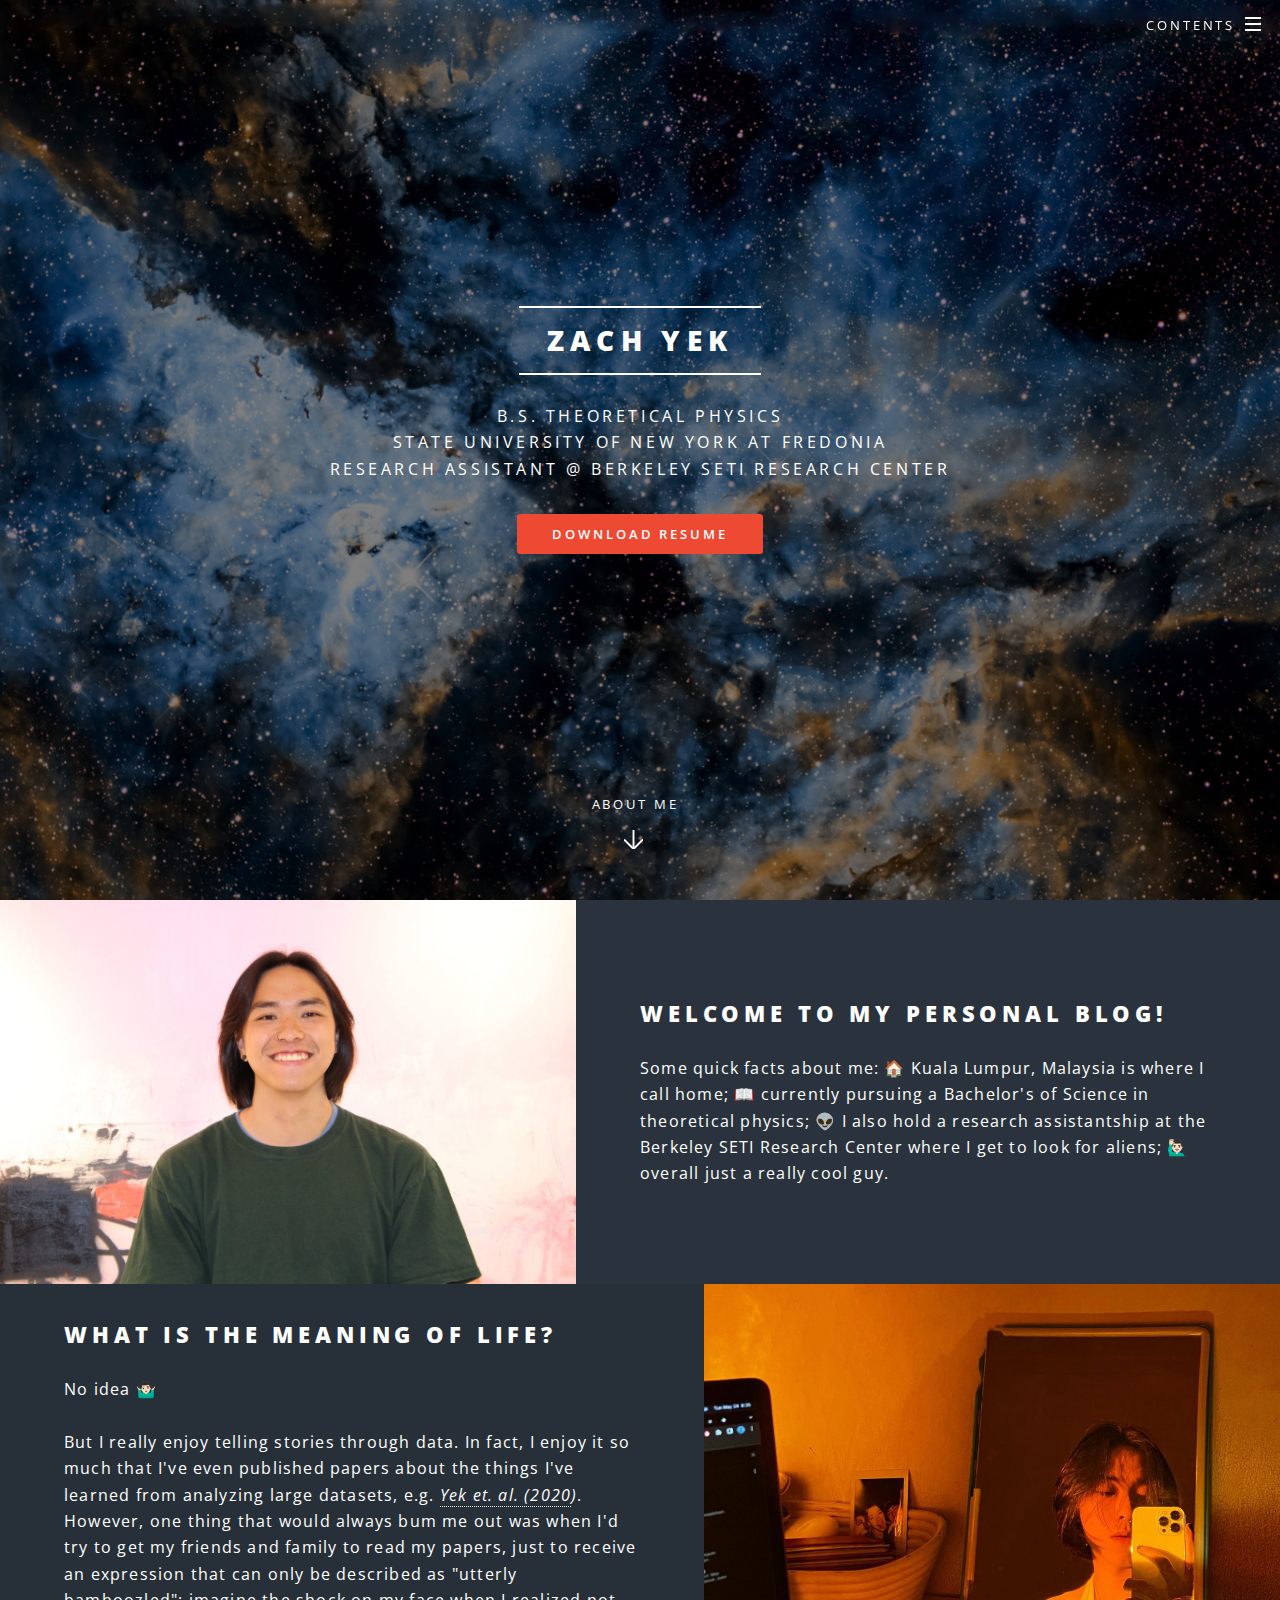
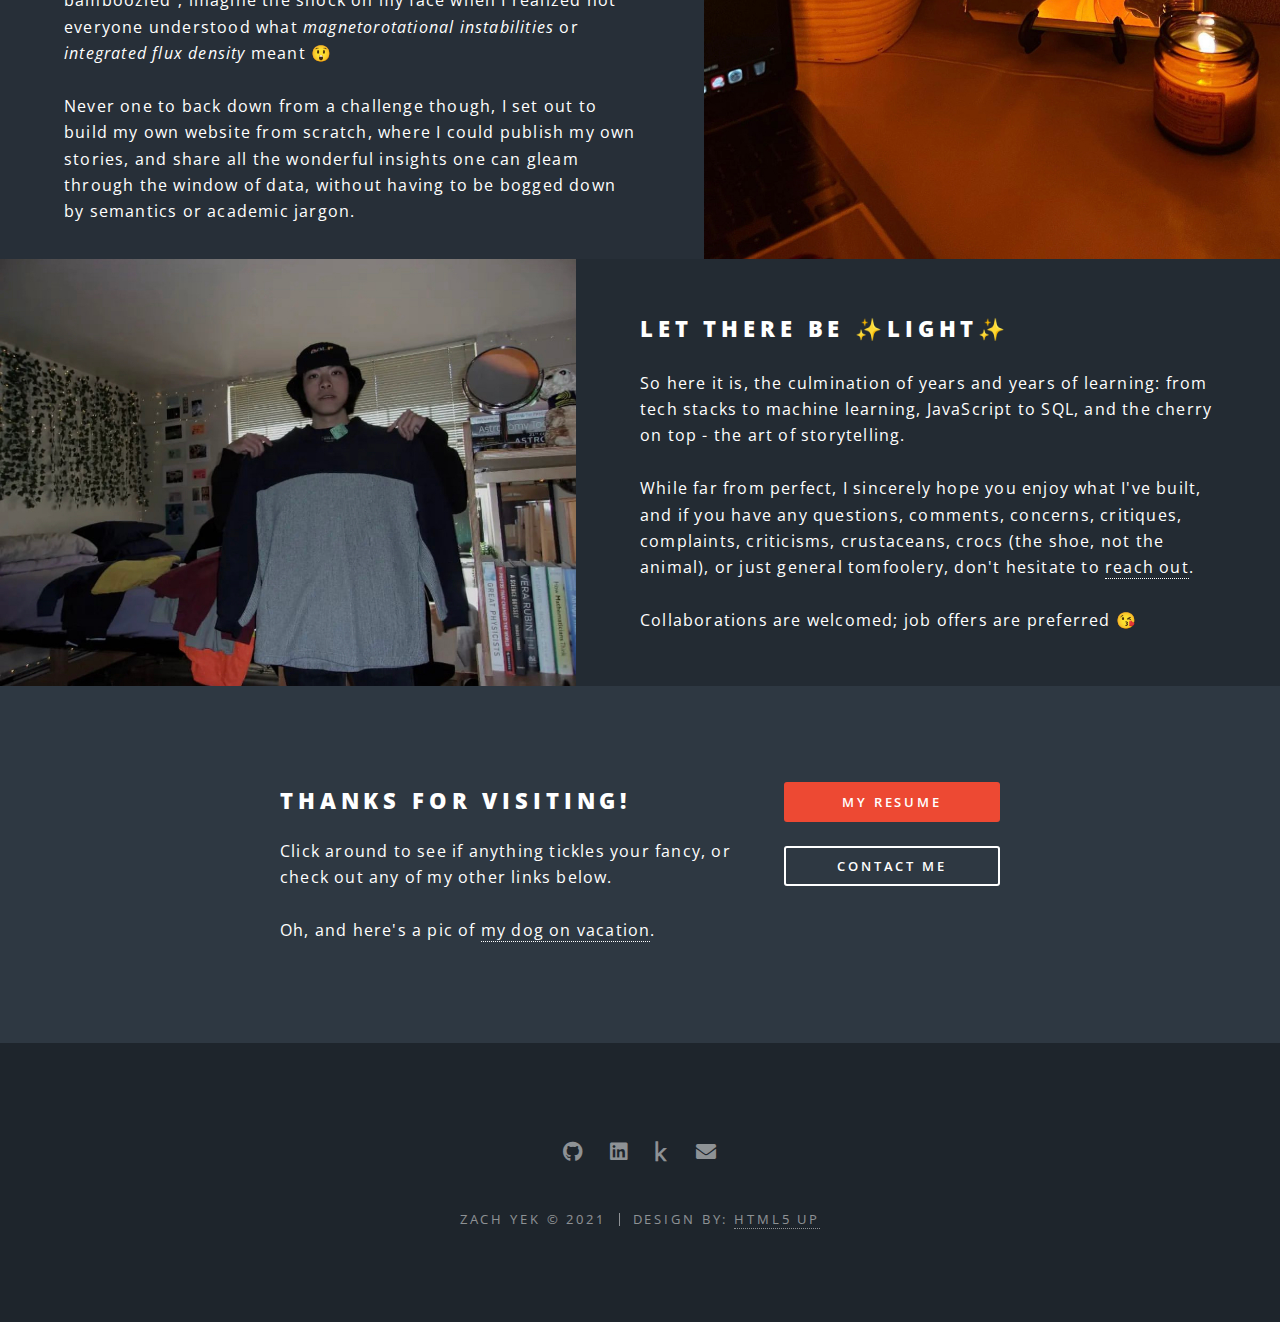
<file: index.html>
<!DOCTYPE HTML>
<!--
	Spectral by HTML5 UP
	html5up.net | @ajlkn
	Free for personal and commercial use under the CCA 3.0 license (html5up.net/license)
-->
<html>
	<head>
		<title>zachtheyek | Home</title>
		<meta charset="utf-8" />
		<meta name="viewport" content="width=device-width, initial-scale=1, user-scalable=no" />
		<link rel="stylesheet" href="assets/css/main.css" />
		<noscript><link rel="stylesheet" href="assets/css/noscript.css" /></noscript>
	</head>
	<body class="landing is-preload">

		<!-- Page Wrapper -->
			<div id="page-wrapper">

				<!-- Header -->
					<header id="header" class="alt">
						<h1><a href="index.html">zachtheyek</a></h1>
						<nav id="nav">
							<ul>
								<li class="special">
									<a href="#menu" class="menuToggle"><span>Contents</span></a>
									<div id="menu">
										<ul>
											<li><a href="index.html">Home</a></li>
											<li><a href="tmp.html">My Research</a></li>
											<li><a href="tmp.html">Other Projects</a></li>
											<li><a href="tmp.html">Contact Me</a></li>
										</ul>
									</div>
								</li>
							</ul>
						</nav>
					</header>

				<!-- Banner -->
					<section id="banner">
						<div class="inner">
							<h2>Zach Yek</h2>
							<p>B.S. Theoretical Physics<br />
							State University of New York at Fredonia<br />
							Research Assistant @ Berkeley SETI Research Center</p>
							<ul class="actions special">
								<li><a href="images/Zach-Yek-Resume.pdf" class="button primary" download>Download Resume</a></li>
							</ul>
						</div>
						<a href="#one" class="more scrolly">About Me</a>
					</section>

				<!-- One -->
					<section id="one" class="wrapper alt style2">
						<section class="spotlight">
							<div class="image"><img src="images/IMG_06.jpg" alt="" /></div><div class="content">
								<h2>Welcome to my personal blog!</h2>
								<p>Some quick facts about me: &#127968; Kuala Lumpur, Malaysia is where I call home; &#128214; currently pursuing a Bachelor's of Science in theoretical physics; &#128125; I also hold a research assistantship at the Berkeley SETI Research Center where I get to look for aliens; &#128587;&#127995;&#8205;&#9794;&#65039; overall just a really cool guy.</p>
							</div>
						</section>
						<section class="spotlight">
							<div class="image"><img src="images/IMG_09.jpg" alt="" /></div><div class="content">
								<h2>What is the meaning of life?</h2>
								<p>No idea &#129335;&#127995;&#8205;&#9794;&#65039;
									<br>
									<br>
									But I really enjoy telling stories through data. In fact, I enjoy it so much that I've even published papers about the things I've learned from analyzing large datasets, e.g. <i><a href="https://iopscience.iop.org/article/10.3847/2515-5172/abb813" target="_blank">Yek et. al. (2020</a>)</i>. However, one thing that would always bum me out was when I'd try to get my friends and family to read my papers, just to receive an expression that can only be described as "utterly bamboozled"; imagine the shock on my face when I realized not everyone understood what <i>magnetorotational instabilities</i> or <i>integrated flux density</i> meant &#128562;
									<br>
									<br>
									Never one to back down from a challenge though, I set out to build my own website from scratch, where I could publish my own stories, and share all the wonderful insights one can gleam through the window of data, without having to be bogged down by semantics or academic jargon.
								</p>
							</div>
						</section>
						<section class="spotlight">
							<div class="image"><img src="images/IMG_08.jpg" alt="" /></div><div class="content">
								<h2>Let there be &#10024;light&#10024;</h2>
								<p>
									So here it is, the culmination of years and years of learning: from tech stacks to machine learning, JavaScript to SQL, and the cherry on top - the art of storytelling. 
									<br>
									<br>
									While far from perfect, I sincerely hope you enjoy what I've built, and if you have any questions, comments, concerns, critiques, complaints, criticisms, crustaceans, crocs (the shoe, not the animal), or just general tomfoolery, don't hesitate to <a href="https://www.linkedin.com/in/zachtheyek/" target="_blank">reach out</a>.
									<br> 
									<br>
									Collaborations are welcomed; job offers are preferred &#128536;
								</p>
							</div>
						</section>
					</section>

				<!-- CTA -->
					<section id="cta" class="wrapper style4">
						<div class="inner">
							<header>
								<h2>Thanks for visiting!</h2>
								<p>Click around to see if anything tickles your fancy, or check out any of my other links below.
									<br>
									<br>
									Oh, and here's a pic of <a href="images/IMG_10.jpg" target="_blank">my dog on vacation</a>.
								</p>
							</header>
							<ul class="actions stacked">
								<li><a href="images/Zach-Yek-Resume.pdf" class="button fit primary" download>My Resume</a></li>
								<li><a href="https://www.linkedin.com/in/zachtheyek/" class="button fit" target="_blank">Contact Me</a></li>
							</ul>
						</div>
					</section>

				<!-- Footer -->
					<footer id="footer">
						<ul class="icons">
							<li><a href="https://github.com/zachtheyek" class="icon brands fa-github" target="_blank"><span class="label">Twitter</span></a></li>
							<li><a href="https://www.linkedin.com/in/zachtheyek/" class="icon brands fa-linkedin" target="_blank"><span class="label">Facebook</span></a></li>
							<li><a href="https://www.kaggle.com/zachtheyek" class="icon brands fa-kaggle" target="_blank"><span class="label">Instagram</span></a></li>
							<li><a href="malito: yek9367@fredonia.edu" class="icon solid fa-envelope" target="_blank"><span class="label">Email</span></a></li>
						</ul>
						<ul class="copyright">
							<li>Zach Yek &copy; 2021</li><li>Design by: <a href="http://html5up.net" target="_blank">HTML5 UP</a></li>
						</ul>
					</footer>

			</div>

		<!-- Scripts -->
			<script src="assets/js/jquery.min.js"></script>
			<script src="assets/js/jquery.scrollex.min.js"></script>
			<script src="assets/js/jquery.scrolly.min.js"></script>
			<script src="assets/js/browser.min.js"></script>
			<script src="assets/js/breakpoints.min.js"></script>
			<script src="assets/js/util.js"></script>
			<script src="assets/js/main.js"></script>

	</body>
</html>
</file>
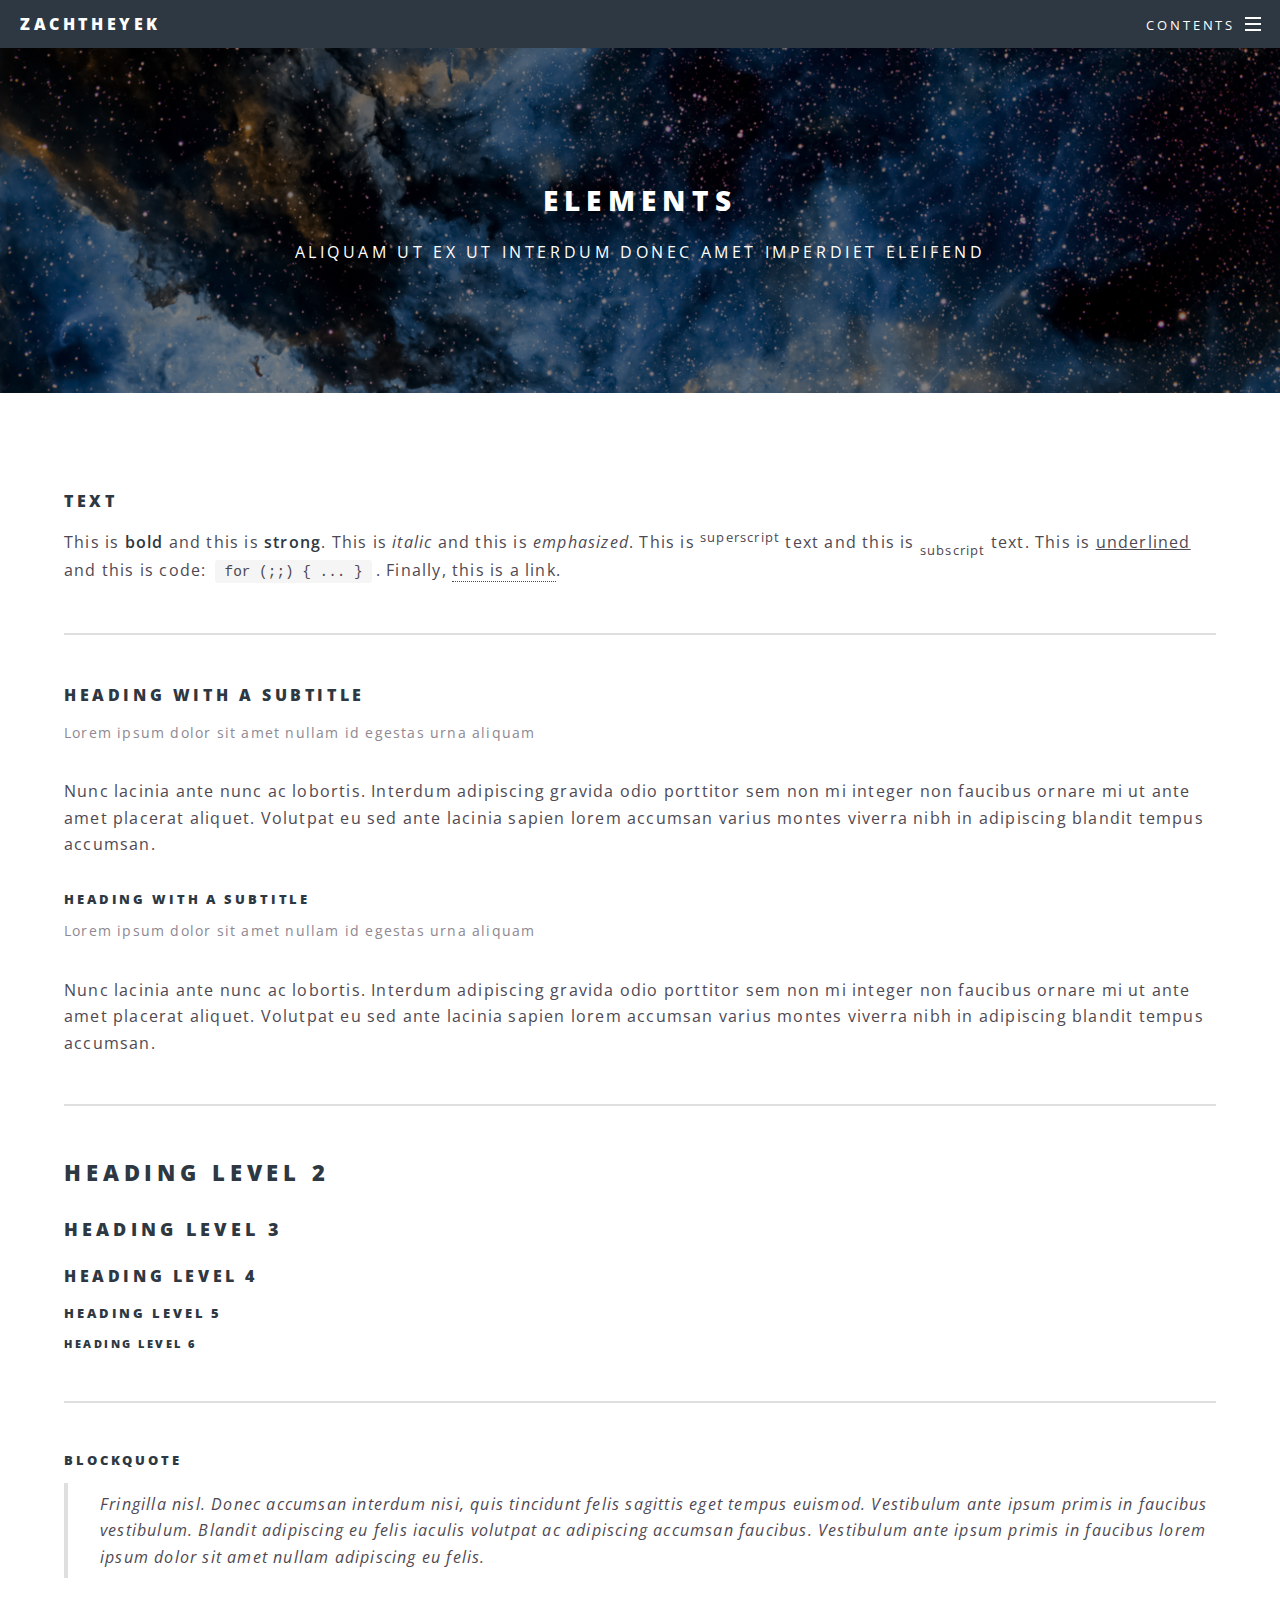
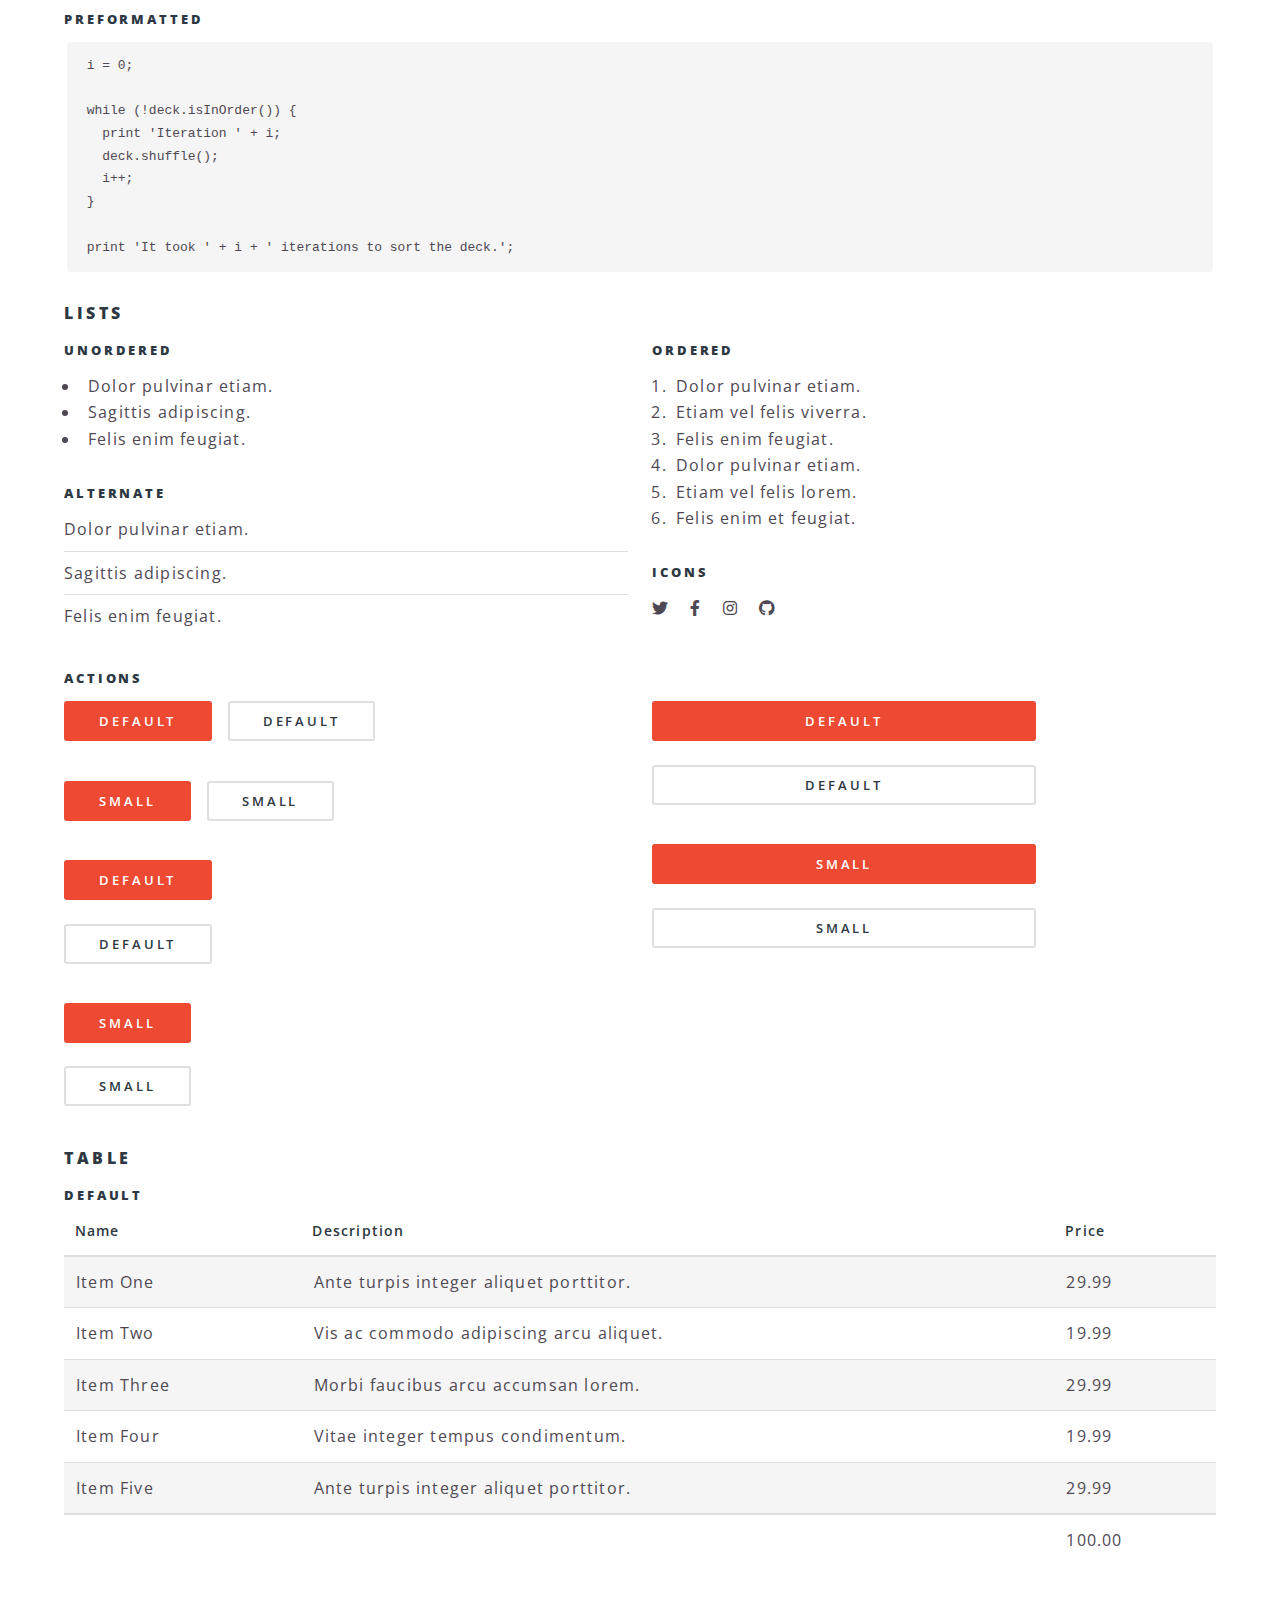
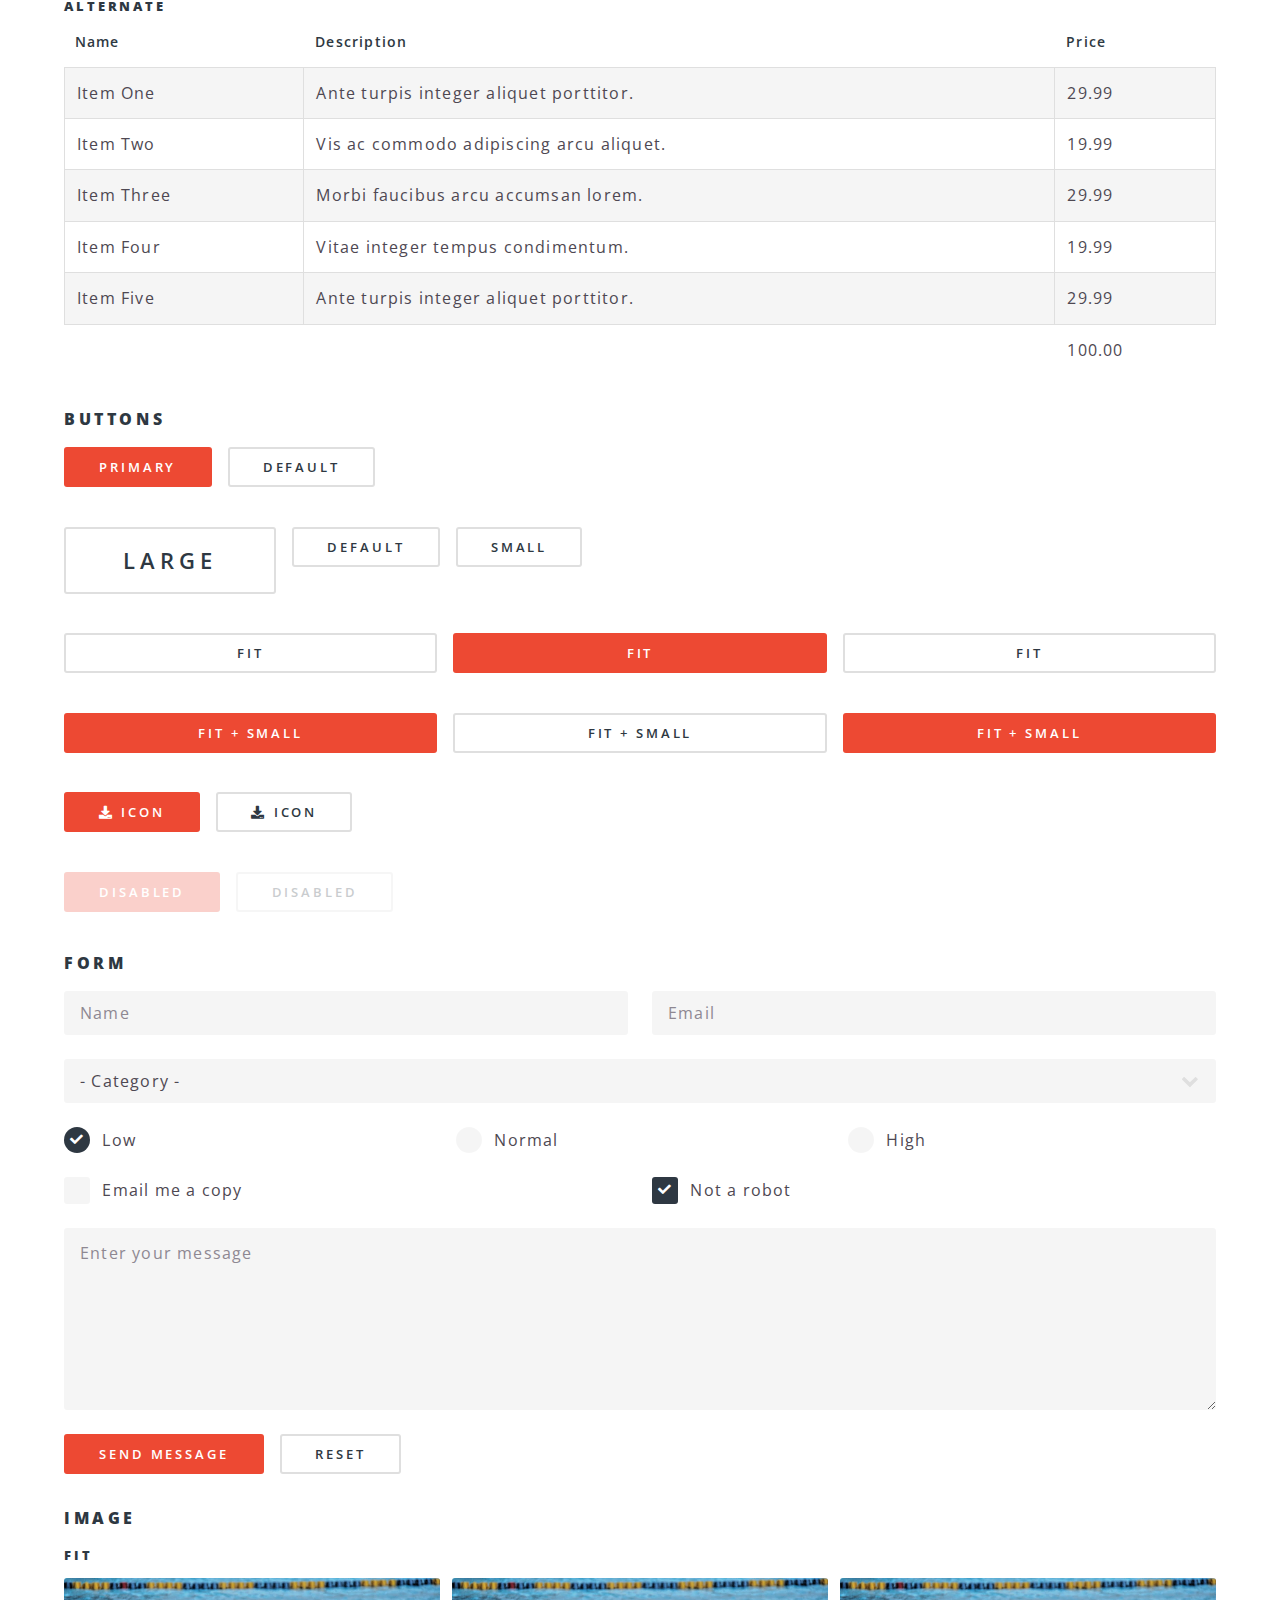
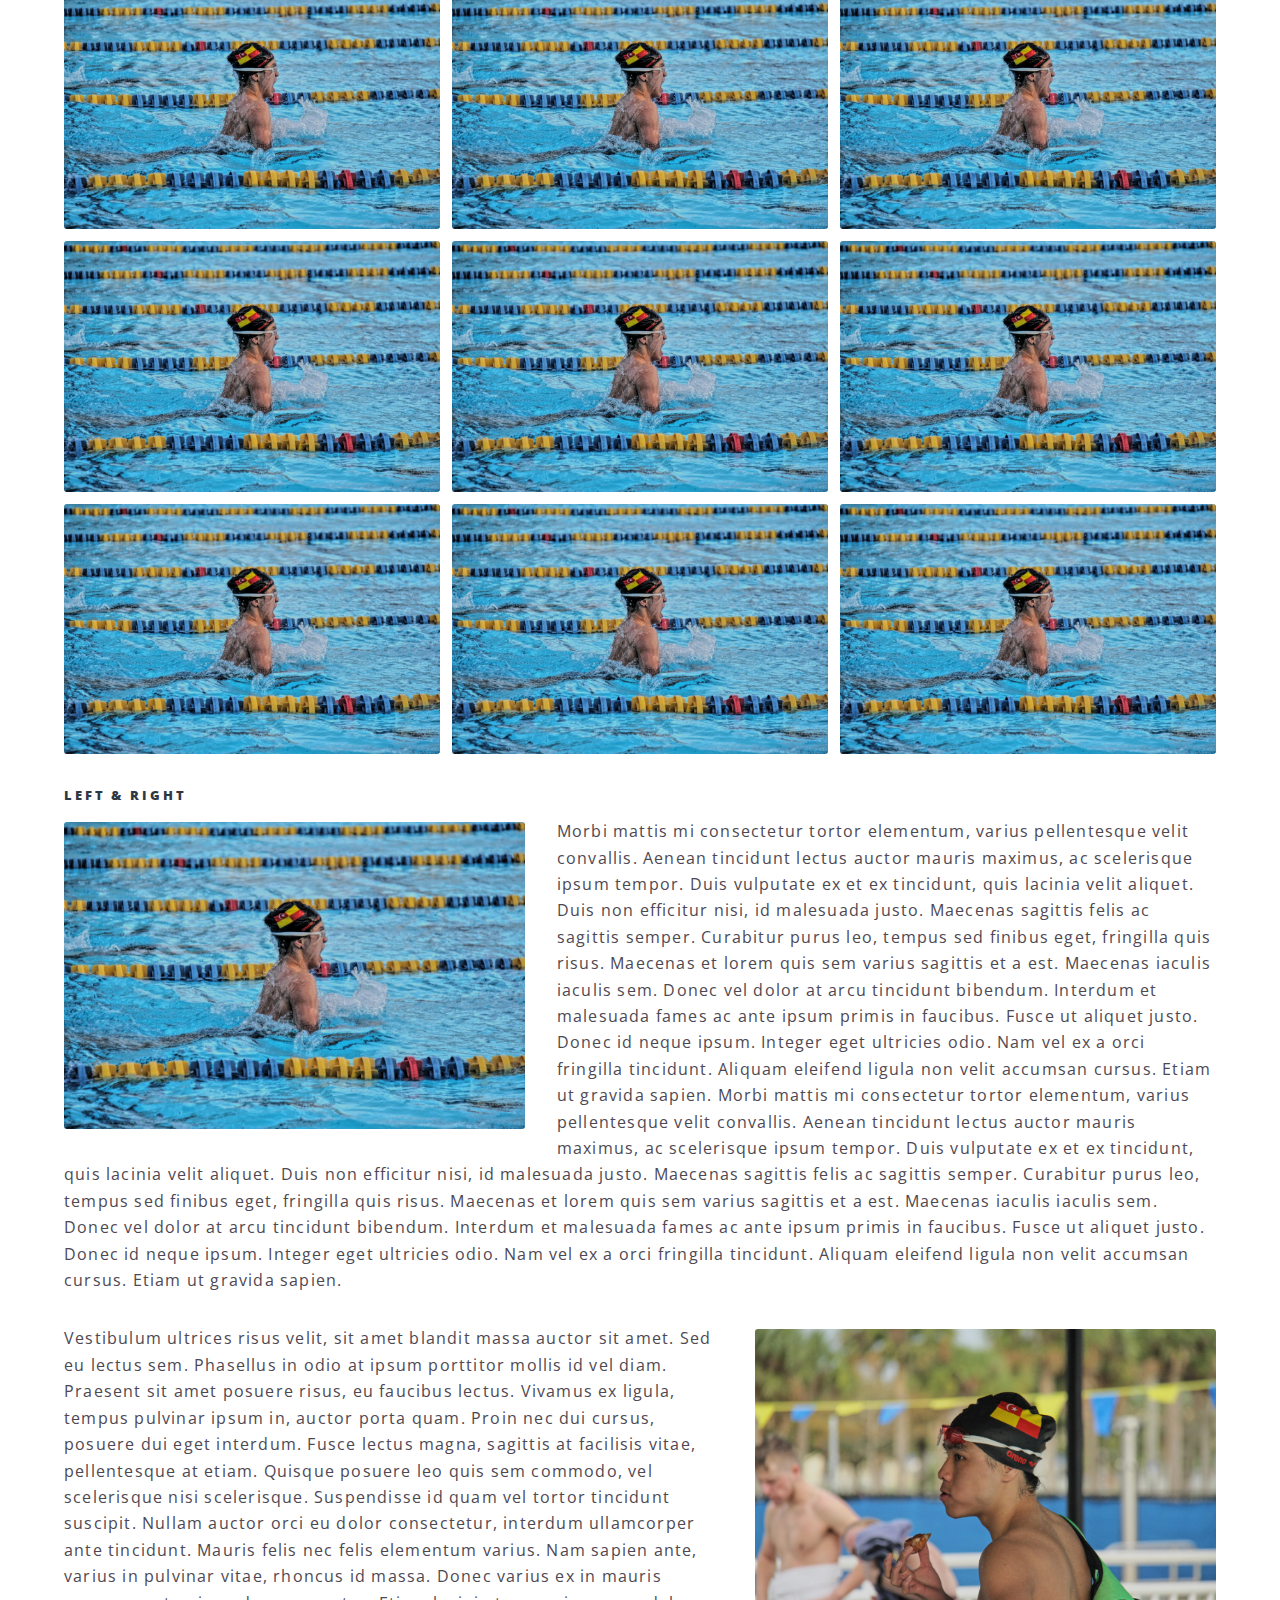
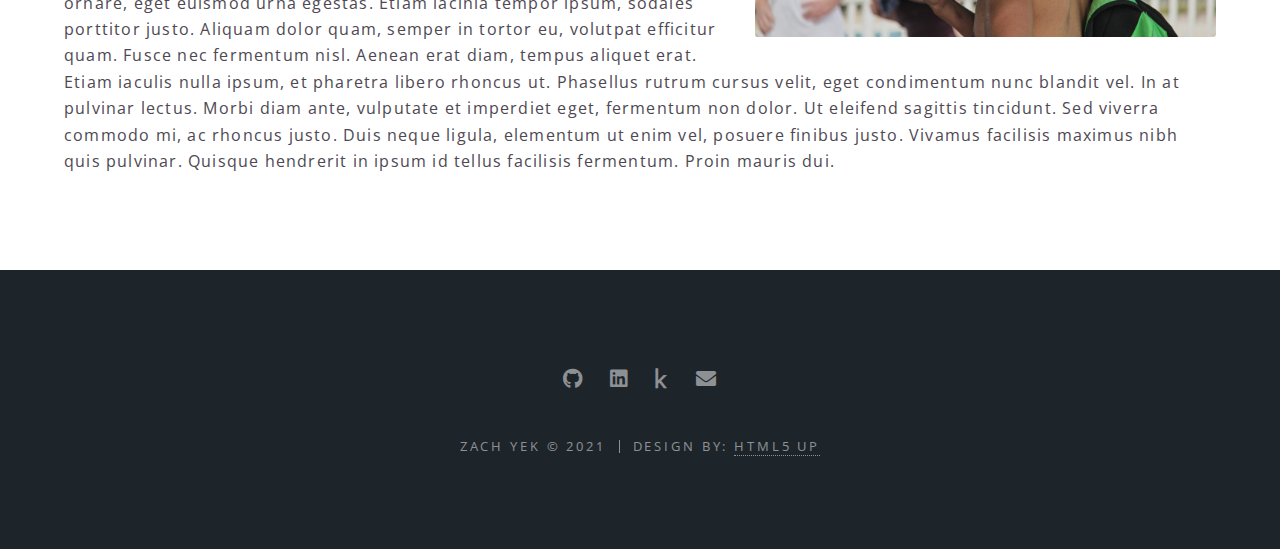
<file: elements.html>
<!DOCTYPE HTML>
<!--
	Spectral by HTML5 UP
	html5up.net | @ajlkn
	Free for personal and commercial use under the CCA 3.0 license (html5up.net/license)
-->
<html>
	<head>
		<title>zachtheyek | [Article Name]</title>
		<meta charset="utf-8" />
		<meta name="viewport" content="width=device-width, initial-scale=1, user-scalable=no" />
		<link rel="stylesheet" href="assets/css/main.css" />
		<noscript><link rel="stylesheet" href="assets/css/noscript.css" /></noscript>
	</head>
	<body class="is-preload">

		<!-- Page Wrapper -->
			<div id="page-wrapper">

				<!-- Header -->
					<header id="header">
						<h1><a href="index.html">zachtheyek</a></h1>
						<nav id="nav">
							<ul>
								<li class="special">
									<a href="#menu" class="menuToggle"><span>Contents</span></a>
									<div id="menu">
										<ul>
											<li><a href="index.html">Home</a></li>
											<li><a href="tmp.html">My Research</a></li>
											<li><a href="tmp.html">Other Projects</a></li>
											<li><a href="tmp.html">Contact Me</a></li>
										</ul>
									</div>
								</li>
							</ul>
						</nav>
					</header>

				<!-- Main -->
					<article id="main">
						<header>
							<h2>Elements</h2>
							<p>Aliquam ut ex ut interdum donec amet imperdiet eleifend</p>
						</header>
						<section class="wrapper style5">
							<div class="inner">

								<section>
									<h4>Text</h4>
									<p>This is <b>bold</b> and this is <strong>strong</strong>. This is <i>italic</i> and this is <em>emphasized</em>.
									This is <sup>superscript</sup> text and this is <sub>subscript</sub> text.
									This is <u>underlined</u> and this is code: <code>for (;;) { ... }</code>. Finally, <a href="#">this is a link</a>.</p>
									<hr />
									<header>
										<h4>Heading with a Subtitle</h4>
										<p>Lorem ipsum dolor sit amet nullam id egestas urna aliquam</p>
									</header>
									<p>Nunc lacinia ante nunc ac lobortis. Interdum adipiscing gravida odio porttitor sem non mi integer non faucibus ornare mi ut ante amet placerat aliquet. Volutpat eu sed ante lacinia sapien lorem accumsan varius montes viverra nibh in adipiscing blandit tempus accumsan.</p>
									<header>
										<h5>Heading with a Subtitle</h5>
										<p>Lorem ipsum dolor sit amet nullam id egestas urna aliquam</p>
									</header>
									<p>Nunc lacinia ante nunc ac lobortis. Interdum adipiscing gravida odio porttitor sem non mi integer non faucibus ornare mi ut ante amet placerat aliquet. Volutpat eu sed ante lacinia sapien lorem accumsan varius montes viverra nibh in adipiscing blandit tempus accumsan.</p>
									<hr />
									<h2>Heading Level 2</h2>
									<h3>Heading Level 3</h3>
									<h4>Heading Level 4</h4>
									<h5>Heading Level 5</h5>
									<h6>Heading Level 6</h6>
									<hr />
									<h5>Blockquote</h5>
									<blockquote>Fringilla nisl. Donec accumsan interdum nisi, quis tincidunt felis sagittis eget tempus euismod. Vestibulum ante ipsum primis in faucibus vestibulum. Blandit adipiscing eu felis iaculis volutpat ac adipiscing accumsan faucibus. Vestibulum ante ipsum primis in faucibus lorem ipsum dolor sit amet nullam adipiscing eu felis.</blockquote>
									<h5>Preformatted</h5>
									<pre><code>i = 0;

while (!deck.isInOrder()) {
  print 'Iteration ' + i;
  deck.shuffle();
  i++;
}

print 'It took ' + i + ' iterations to sort the deck.';</code></pre>
								</section>

								<section>
									<h4>Lists</h4>
									<div class="row">
										<div class="col-6 col-12-medium">
											<h5>Unordered</h5>
											<ul>
												<li>Dolor pulvinar etiam.</li>
												<li>Sagittis adipiscing.</li>
												<li>Felis enim feugiat.</li>
											</ul>
											<h5>Alternate</h5>
											<ul class="alt">
												<li>Dolor pulvinar etiam.</li>
												<li>Sagittis adipiscing.</li>
												<li>Felis enim feugiat.</li>
											</ul>
										</div>
										<div class="col-6 col-12-medium">
											<h5>Ordered</h5>
											<ol>
												<li>Dolor pulvinar etiam.</li>
												<li>Etiam vel felis viverra.</li>
												<li>Felis enim feugiat.</li>
												<li>Dolor pulvinar etiam.</li>
												<li>Etiam vel felis lorem.</li>
												<li>Felis enim et feugiat.</li>
											</ol>
											<h5>Icons</h5>
											<ul class="icons">
												<li><a href="#" class="icon brands fa-twitter"><span class="label">Twitter</span></a></li>
												<li><a href="#" class="icon brands fa-facebook-f"><span class="label">Facebook</span></a></li>
												<li><a href="#" class="icon brands fa-instagram"><span class="label">Instagram</span></a></li>
												<li><a href="#" class="icon brands fa-github"><span class="label">Github</span></a></li>
											</ul>
										</div>
									</div>
									<h5>Actions</h5>
									<div class="row">
										<div class="col-6 col-12-medium">
											<ul class="actions">
												<li><a href="#" class="button primary">Default</a></li>
												<li><a href="#" class="button">Default</a></li>
											</ul>
											<ul class="actions small">
												<li><a href="#" class="button primary small">Small</a></li>
												<li><a href="#" class="button small">Small</a></li>
											</ul>
											<ul class="actions stacked">
												<li><a href="#" class="button primary">Default</a></li>
												<li><a href="#" class="button">Default</a></li>
											</ul>
											<ul class="actions stacked">
												<li><a href="#" class="button primary small">Small</a></li>
												<li><a href="#" class="button small">Small</a></li>
											</ul>
										</div>
										<div class="col-6 col-12-medium">
											<ul class="actions stacked">
												<li><a href="#" class="button primary fit">Default</a></li>
												<li><a href="#" class="button fit">Default</a></li>
											</ul>
											<ul class="actions stacked">
												<li><a href="#" class="button primary small fit">Small</a></li>
												<li><a href="#" class="button small fit">Small</a></li>
											</ul>
										</div>
									</div>
								</section>

								<section>
									<h4>Table</h4>
									<h5>Default</h5>
									<div class="table-wrapper">
										<table>
											<thead>
												<tr>
													<th>Name</th>
													<th>Description</th>
													<th>Price</th>
												</tr>
											</thead>
											<tbody>
												<tr>
													<td>Item One</td>
													<td>Ante turpis integer aliquet porttitor.</td>
													<td>29.99</td>
												</tr>
												<tr>
													<td>Item Two</td>
													<td>Vis ac commodo adipiscing arcu aliquet.</td>
													<td>19.99</td>
												</tr>
												<tr>
													<td>Item Three</td>
													<td> Morbi faucibus arcu accumsan lorem.</td>
													<td>29.99</td>
												</tr>
												<tr>
													<td>Item Four</td>
													<td>Vitae integer tempus condimentum.</td>
													<td>19.99</td>
												</tr>
												<tr>
													<td>Item Five</td>
													<td>Ante turpis integer aliquet porttitor.</td>
													<td>29.99</td>
												</tr>
											</tbody>
											<tfoot>
												<tr>
													<td colspan="2"></td>
													<td>100.00</td>
												</tr>
											</tfoot>
										</table>
									</div>

									<h5>Alternate</h5>
									<div class="table-wrapper">
										<table class="alt">
											<thead>
												<tr>
													<th>Name</th>
													<th>Description</th>
													<th>Price</th>
												</tr>
											</thead>
											<tbody>
												<tr>
													<td>Item One</td>
													<td>Ante turpis integer aliquet porttitor.</td>
													<td>29.99</td>
												</tr>
												<tr>
													<td>Item Two</td>
													<td>Vis ac commodo adipiscing arcu aliquet.</td>
													<td>19.99</td>
												</tr>
												<tr>
													<td>Item Three</td>
													<td> Morbi faucibus arcu accumsan lorem.</td>
													<td>29.99</td>
												</tr>
												<tr>
													<td>Item Four</td>
													<td>Vitae integer tempus condimentum.</td>
													<td>19.99</td>
												</tr>
												<tr>
													<td>Item Five</td>
													<td>Ante turpis integer aliquet porttitor.</td>
													<td>29.99</td>
												</tr>
											</tbody>
											<tfoot>
												<tr>
													<td colspan="2"></td>
													<td>100.00</td>
												</tr>
											</tfoot>
										</table>
									</div>
								</section>

								<section>
									<h4>Buttons</h4>
									<ul class="actions">
										<li><a href="#" class="button primary">Primary</a></li>
										<li><a href="#" class="button">Default</a></li>
									</ul>
									<ul class="actions">
										<li><a href="#" class="button large">Large</a></li>
										<li><a href="#" class="button">Default</a></li>
										<li><a href="#" class="button small">Small</a></li>
									</ul>
									<ul class="actions fit">
										<li><a href="#" class="button fit">Fit</a></li>
										<li><a href="#" class="button primary fit">Fit</a></li>
										<li><a href="#" class="button fit">Fit</a></li>
									</ul>
									<ul class="actions fit small">
										<li><a href="#" class="button primary fit small">Fit + Small</a></li>
										<li><a href="#" class="button fit small">Fit + Small</a></li>
										<li><a href="#" class="button primary fit small">Fit + Small</a></li>
									</ul>
									<ul class="actions">
										<li><a href="#" class="button primary icon solid fa-download">Icon</a></li>
										<li><a href="#" class="button icon solid fa-download">Icon</a></li>
									</ul>
									<ul class="actions">
										<li><span class="button primary disabled">Disabled</span></li>
										<li><span class="button disabled">Disabled</span></li>
									</ul>
								</section>

								<section>
									<h4>Form</h4>
									<form method="post" action="#">
										<div class="row gtr-uniform">
											<div class="col-6 col-12-xsmall">
												<input type="text" name="demo-name" id="demo-name" value="" placeholder="Name" />
											</div>
											<div class="col-6 col-12-xsmall">
												<input type="email" name="demo-email" id="demo-email" value="" placeholder="Email" />
											</div>
											<div class="col-12">
												<select name="demo-category" id="demo-category">
													<option value="">- Category -</option>
													<option value="1">Manufacturing</option>
													<option value="1">Shipping</option>
													<option value="1">Administration</option>
													<option value="1">Human Resources</option>
												</select>
											</div>
											<div class="col-4 col-12-small">
												<input type="radio" id="demo-priority-low" name="demo-priority" checked>
												<label for="demo-priority-low">Low</label>
											</div>
											<div class="col-4 col-12-small">
												<input type="radio" id="demo-priority-normal" name="demo-priority">
												<label for="demo-priority-normal">Normal</label>
											</div>
											<div class="col-4 col-12-small">
												<input type="radio" id="demo-priority-high" name="demo-priority">
												<label for="demo-priority-high">High</label>
											</div>
											<div class="col-6 col-12-small">
												<input type="checkbox" id="demo-copy" name="demo-copy">
												<label for="demo-copy">Email me a copy</label>
											</div>
											<div class="col-6 col-12-small">
												<input type="checkbox" id="demo-human" name="demo-human" checked>
												<label for="demo-human">Not a robot</label>
											</div>
											<div class="col-12">
												<textarea name="demo-message" id="demo-message" placeholder="Enter your message" rows="6"></textarea>
											</div>
											<div class="col-12">
												<ul class="actions">
													<li><input type="submit" value="Send Message" class="primary" /></li>
													<li><input type="reset" value="Reset" /></li>
												</ul>
											</div>
										</div>
									</form>
								</section>

								<section>
									<h4>Image</h4>
									<h5>Fit</h5>
									<div class="box alt">
										<div class="row gtr-50 gtr-uniform">
											<div class="col-4"><span class="image fit"><img src="images/IMG_01.jpg" alt="" /></span></div>
											<div class="col-4"><span class="image fit"><img src="images/IMG_01.jpg" alt="" /></span></div>
											<div class="col-4"><span class="image fit"><img src="images/IMG_01.jpg" alt="" /></span></div>
											<div class="col-4"><span class="image fit"><img src="images/IMG_01.jpg" alt="" /></span></div>
											<div class="col-4"><span class="image fit"><img src="images/IMG_01.jpg" alt="" /></span></div>
											<div class="col-4"><span class="image fit"><img src="images/IMG_01.jpg" alt="" /></span></div>
											<div class="col-4"><span class="image fit"><img src="images/IMG_01.jpg" alt="" /></span></div>
											<div class="col-4"><span class="image fit"><img src="images/IMG_01.jpg" alt="" /></span></div>
											<div class="col-4"><span class="image fit"><img src="images/IMG_01.jpg" alt="" /></span></div>
										</div>
									</div>
									<h5>Left &amp; Right</h5>
									<p><span class="image left"><img src="images/IMG_01.jpg" alt="" /></span>Morbi mattis mi consectetur tortor elementum, varius pellentesque velit convallis. Aenean tincidunt lectus auctor mauris maximus, ac scelerisque ipsum tempor. Duis vulputate ex et ex tincidunt, quis lacinia velit aliquet. Duis non efficitur nisi, id malesuada justo. Maecenas sagittis felis ac sagittis semper. Curabitur purus leo, tempus sed finibus eget, fringilla quis risus. Maecenas et lorem quis sem varius sagittis et a est. Maecenas iaculis iaculis sem. Donec vel dolor at arcu tincidunt bibendum. Interdum et malesuada fames ac ante ipsum primis in faucibus. Fusce ut aliquet justo. Donec id neque ipsum. Integer eget ultricies odio. Nam vel ex a orci fringilla tincidunt. Aliquam eleifend ligula non velit accumsan cursus. Etiam ut gravida sapien. Morbi mattis mi consectetur tortor elementum, varius pellentesque velit convallis. Aenean tincidunt lectus auctor mauris maximus, ac scelerisque ipsum tempor. Duis vulputate ex et ex tincidunt, quis lacinia velit aliquet. Duis non efficitur nisi, id malesuada justo. Maecenas sagittis felis ac sagittis semper. Curabitur purus leo, tempus sed finibus eget, fringilla quis risus. Maecenas et lorem quis sem varius sagittis et a est. Maecenas iaculis iaculis sem. Donec vel dolor at arcu tincidunt bibendum. Interdum et malesuada fames ac ante ipsum primis in faucibus. Fusce ut aliquet justo. Donec id neque ipsum. Integer eget ultricies odio. Nam vel ex a orci fringilla tincidunt. Aliquam eleifend ligula non velit accumsan cursus. Etiam ut gravida sapien.</p>
									<p><span class="image right"><img src="images/IMG_02.jpg" alt="" /></span>Vestibulum ultrices risus velit, sit amet blandit massa auctor sit amet. Sed eu lectus sem. Phasellus in odio at ipsum porttitor mollis id vel diam. Praesent sit amet posuere risus, eu faucibus lectus. Vivamus ex ligula, tempus pulvinar ipsum in, auctor porta quam. Proin nec dui cursus, posuere dui eget interdum. Fusce lectus magna, sagittis at facilisis vitae, pellentesque at etiam. Quisque posuere leo quis sem commodo, vel scelerisque nisi scelerisque. Suspendisse id quam vel tortor tincidunt suscipit. Nullam auctor orci eu dolor consectetur, interdum ullamcorper ante tincidunt. Mauris felis nec felis elementum varius. Nam sapien ante, varius in pulvinar vitae, rhoncus id massa. Donec varius ex in mauris ornare, eget euismod urna egestas. Etiam lacinia tempor ipsum, sodales porttitor justo. Aliquam dolor quam, semper in tortor eu, volutpat efficitur quam. Fusce nec fermentum nisl. Aenean erat diam, tempus aliquet erat. Etiam iaculis nulla ipsum, et pharetra libero rhoncus ut. Phasellus rutrum cursus velit, eget condimentum nunc blandit vel. In at pulvinar lectus. Morbi diam ante, vulputate et imperdiet eget, fermentum non dolor. Ut eleifend sagittis tincidunt. Sed viverra commodo mi, ac rhoncus justo. Duis neque ligula, elementum ut enim vel, posuere finibus justo. Vivamus facilisis maximus nibh quis pulvinar. Quisque hendrerit in ipsum id tellus facilisis fermentum. Proin mauris dui.</p>
								</section>

							</div>
						</section>
					</article>

				<!-- Footer -->
					<footer id="footer">
						<ul class="icons">
							<li><a href="https://github.com/zachtheyek" class="icon brands fa-github" target="_blank"><span class="label">Twitter</span></a></li>
							<li><a href="https://www.linkedin.com/in/zachtheyek/" class="icon brands fa-linkedin" target="_blank"><span class="label">Facebook</span></a></li>
							<li><a href="https://www.kaggle.com/zachtheyek" class="icon brands fa-kaggle" target="_blank"><span class="label">Instagram</span></a></li>
							<li><a href="tmp.html" class="icon solid fa-envelope" target="_blank"><span class="label">Email</span></a></li>
						</ul>
						<ul class="copyright">
							<li>Zach Yek &copy; 2021</li><li>Design by: <a href="http://html5up.net" target="_blank">HTML5 UP</a></li>
						</ul>
					</footer>
			</div>

		<!-- Scripts -->
			<script src="assets/js/jquery.min.js"></script>
			<script src="assets/js/jquery.scrollex.min.js"></script>
			<script src="assets/js/jquery.scrolly.min.js"></script>
			<script src="assets/js/browser.min.js"></script>
			<script src="assets/js/breakpoints.min.js"></script>
			<script src="assets/js/util.js"></script>
			<script src="assets/js/main.js"></script>

	</body>
</html>
</file>
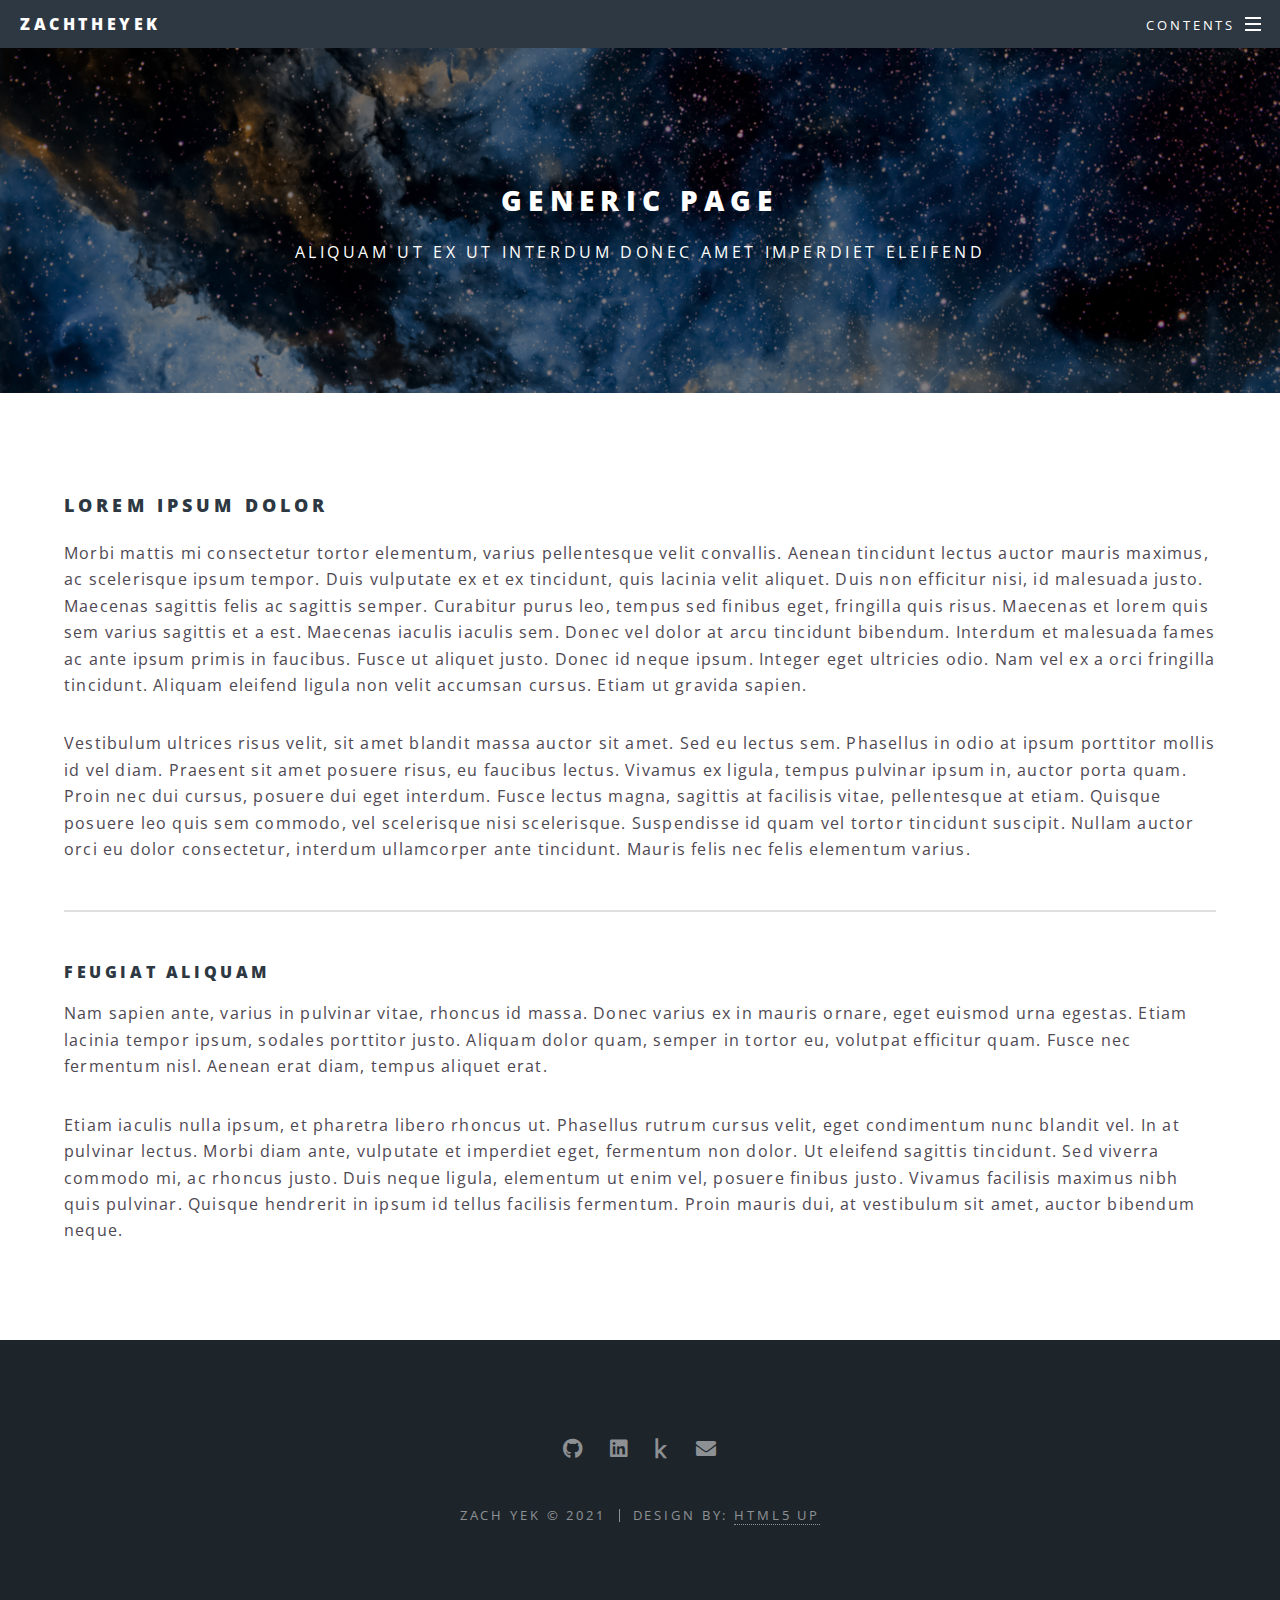
<file: generic.html>
<!DOCTYPE HTML>
<!--
	Spectral by HTML5 UP
	html5up.net | @ajlkn
	Free for personal and commercial use under the CCA 3.0 license (html5up.net/license)
-->
<html>
	<head>
		<title>zachtheyek | [Article Name]</title>
		<meta charset="utf-8" />
		<meta name="viewport" content="width=device-width, initial-scale=1, user-scalable=no" />
		<link rel="stylesheet" href="assets/css/main.css" />
		<noscript><link rel="stylesheet" href="assets/css/noscript.css" /></noscript>
	</head>
	<body class="is-preload">

		<!-- Page Wrapper -->
			<div id="page-wrapper">

				<!-- Header -->
					<header id="header">
						<h1><a href="index.html">zachtheyek</a></h1>
						<nav id="nav">
							<ul>
								<li class="special">
									<a href="#menu" class="menuToggle"><span>Contents</span></a>
									<div id="menu">
										<ul>
											<li><a href="index.html">Home</a></li>
											<li><a href="tmp.html">My Research</a></li>
											<li><a href="tmp.html">Other Projects</a></li>
											<li><a href="tmp.html">Contact Me</a></li>
										</ul>
									</div>
								</li>
							</ul>
						</nav>
					</header>

				<!-- Main -->
					<article id="main">
						<header>
							<h2>Generic Page</h2>
							<p>Aliquam ut ex ut interdum donec amet imperdiet eleifend</p>
						</header>
						<section class="wrapper style5">
							<div class="inner">

								<h3>Lorem ipsum dolor</h3>
								<p>Morbi mattis mi consectetur tortor elementum, varius pellentesque velit convallis. Aenean tincidunt lectus auctor mauris maximus, ac scelerisque ipsum tempor. Duis vulputate ex et ex tincidunt, quis lacinia velit aliquet. Duis non efficitur nisi, id malesuada justo. Maecenas sagittis felis ac sagittis semper. Curabitur purus leo, tempus sed finibus eget, fringilla quis risus. Maecenas et lorem quis sem varius sagittis et a est. Maecenas iaculis iaculis sem. Donec vel dolor at arcu tincidunt bibendum. Interdum et malesuada fames ac ante ipsum primis in faucibus. Fusce ut aliquet justo. Donec id neque ipsum. Integer eget ultricies odio. Nam vel ex a orci fringilla tincidunt. Aliquam eleifend ligula non velit accumsan cursus. Etiam ut gravida sapien.</p>

								<p>Vestibulum ultrices risus velit, sit amet blandit massa auctor sit amet. Sed eu lectus sem. Phasellus in odio at ipsum porttitor mollis id vel diam. Praesent sit amet posuere risus, eu faucibus lectus. Vivamus ex ligula, tempus pulvinar ipsum in, auctor porta quam. Proin nec dui cursus, posuere dui eget interdum. Fusce lectus magna, sagittis at facilisis vitae, pellentesque at etiam. Quisque posuere leo quis sem commodo, vel scelerisque nisi scelerisque. Suspendisse id quam vel tortor tincidunt suscipit. Nullam auctor orci eu dolor consectetur, interdum ullamcorper ante tincidunt. Mauris felis nec felis elementum varius.</p>

								<hr />

								<h4>Feugiat aliquam</h4>
								<p>Nam sapien ante, varius in pulvinar vitae, rhoncus id massa. Donec varius ex in mauris ornare, eget euismod urna egestas. Etiam lacinia tempor ipsum, sodales porttitor justo. Aliquam dolor quam, semper in tortor eu, volutpat efficitur quam. Fusce nec fermentum nisl. Aenean erat diam, tempus aliquet erat.</p>

								<p>Etiam iaculis nulla ipsum, et pharetra libero rhoncus ut. Phasellus rutrum cursus velit, eget condimentum nunc blandit vel. In at pulvinar lectus. Morbi diam ante, vulputate et imperdiet eget, fermentum non dolor. Ut eleifend sagittis tincidunt. Sed viverra commodo mi, ac rhoncus justo. Duis neque ligula, elementum ut enim vel, posuere finibus justo. Vivamus facilisis maximus nibh quis pulvinar. Quisque hendrerit in ipsum id tellus facilisis fermentum. Proin mauris dui, at vestibulum sit amet, auctor bibendum neque.</p>

							</div>
						</section>
					</article>

				<!-- Footer -->
					<footer id="footer">
						<ul class="icons">
							<li><a href="https://github.com/zachtheyek" class="icon brands fa-github" target="_blank"><span class="label">Twitter</span></a></li>
							<li><a href="https://www.linkedin.com/in/zachtheyek/" class="icon brands fa-linkedin" target="_blank"><span class="label">Facebook</span></a></li>
							<li><a href="https://www.kaggle.com/zachtheyek" class="icon brands fa-kaggle" target="_blank"><span class="label">Instagram</span></a></li>
							<li><a href="tmp.html" class="icon solid fa-envelope" target="_blank"><span class="label">Email</span></a></li>
						</ul>
						<ul class="copyright">
							<li>Zach Yek &copy; 2021</li><li>Design by: <a href="http://html5up.net" target="_blank">HTML5 UP</a></li>
						</ul>
					</footer>
			</div>

		<!-- Scripts -->
			<script src="assets/js/jquery.min.js"></script>
			<script src="assets/js/jquery.scrollex.min.js"></script>
			<script src="assets/js/jquery.scrolly.min.js"></script>
			<script src="assets/js/browser.min.js"></script>
			<script src="assets/js/breakpoints.min.js"></script>
			<script src="assets/js/util.js"></script>
			<script src="assets/js/main.js"></script>

	</body>
</html>
</file>
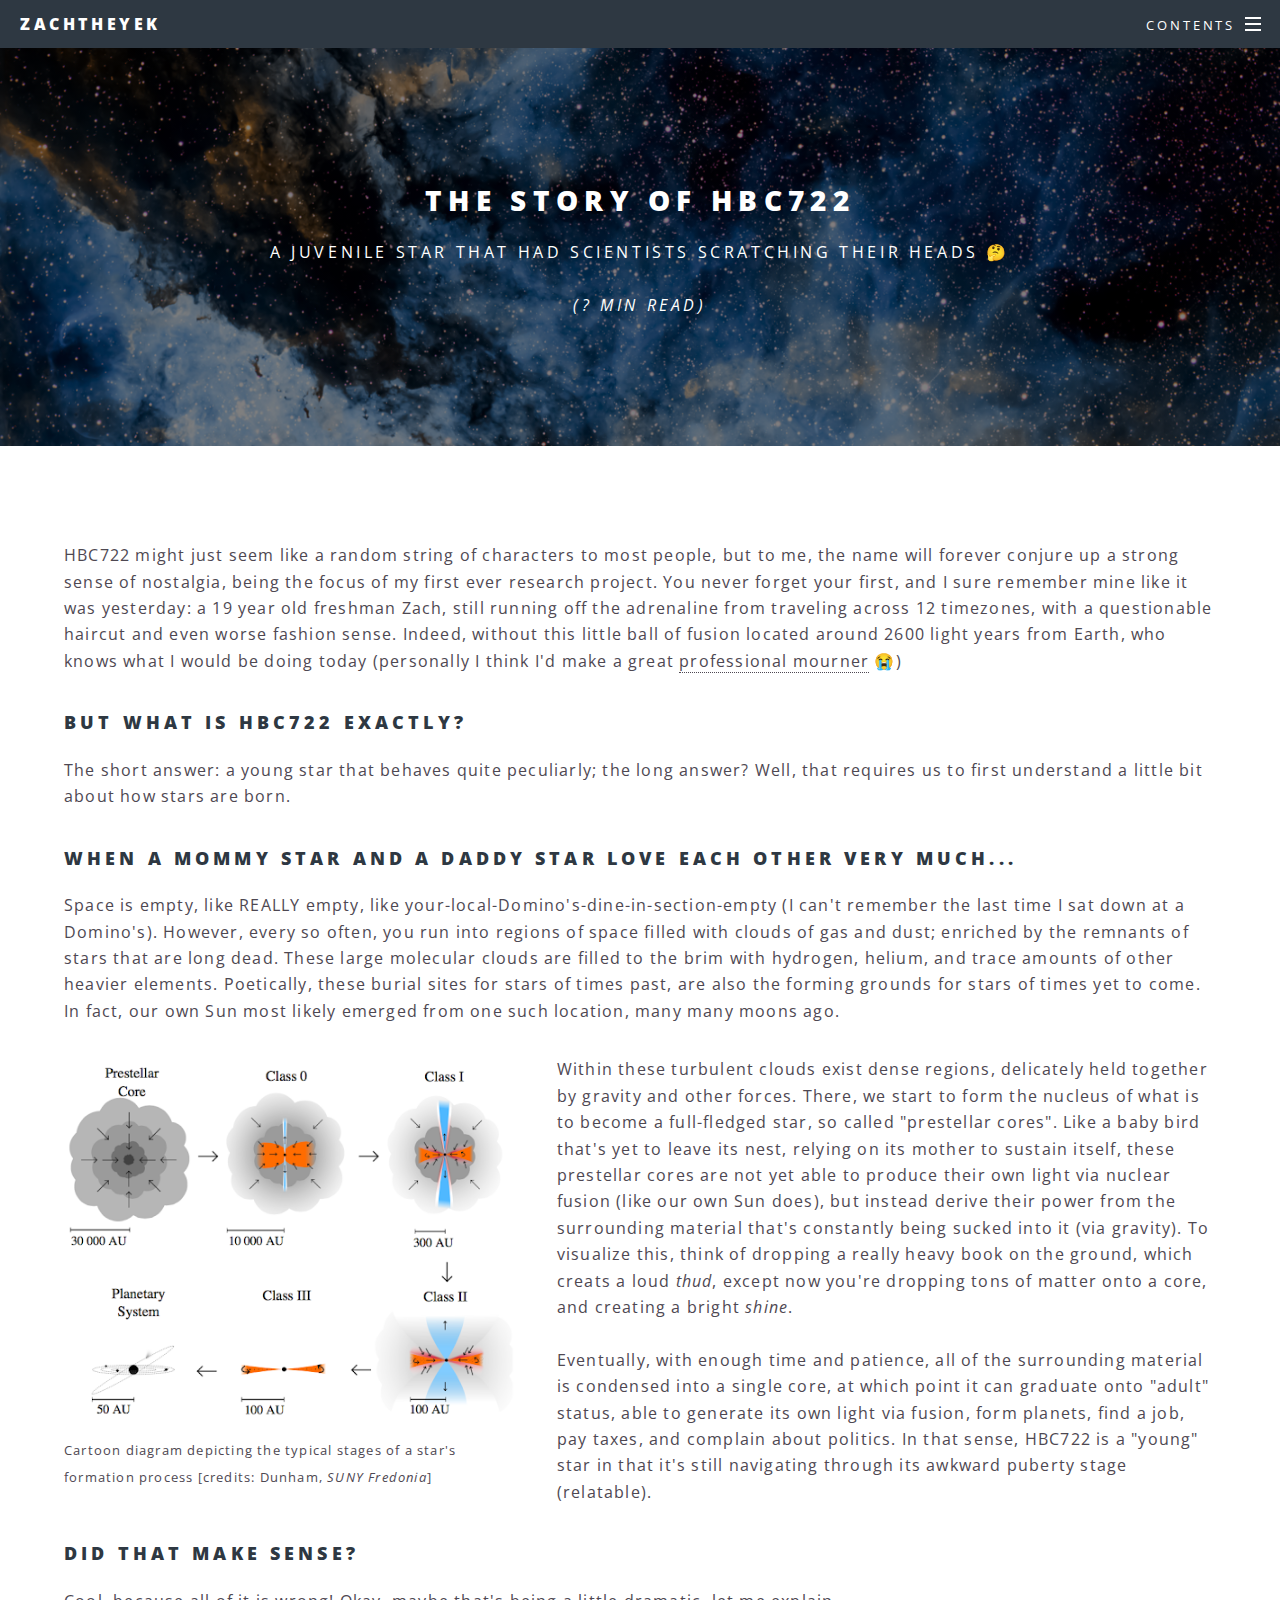
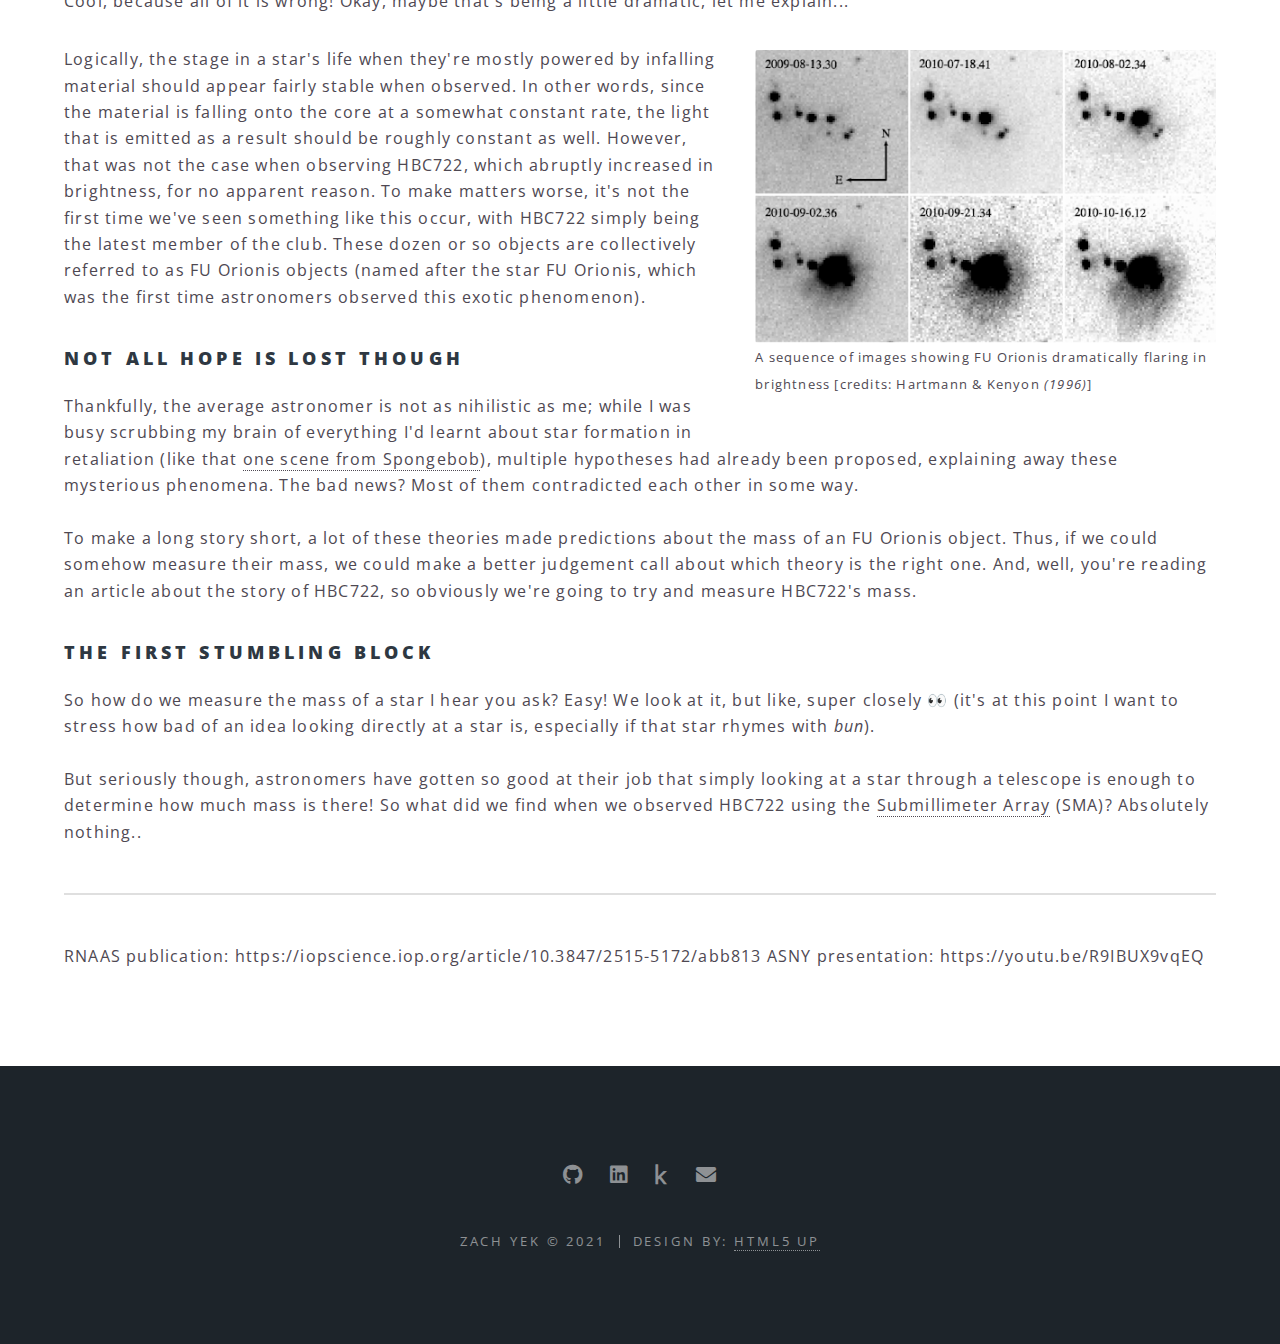
<file: HBC722.html>
<!DOCTYPE HTML>
<!--
	Spectral by HTML5 UP
	html5up.net | @ajlkn
	Free for personal and commercial use under the CCA 3.0 license (html5up.net/license)
-->
<html>
	<head>
		<title>zachtheyek | HBC722</title>
		<meta charset="utf-8" />
		<meta name="viewport" content="width=device-width, initial-scale=1, user-scalable=no" />
		<link rel="stylesheet" href="assets/css/main.css" />
		<noscript><link rel="stylesheet" href="assets/css/noscript.css" /></noscript>
	</head>
	<body class="is-preload">

		<!-- Page Wrapper -->
			<div id="page-wrapper">

				<!-- Header -->
					<header id="header">
						<h1><a href="index.html">zachtheyek</a></h1>
						<nav id="nav">
							<ul>
								<li class="special">
									<a href="#menu" class="menuToggle"><span>Contents</span></a>
									<div id="menu">
										<ul>
											<li><a href="index.html">Home</a></li>
											<li><a href="tmp.html">My Research</a></li>
											<li><a href="tmp.html">Other Projects</a></li>
											<li><a href="tmp.html">Contact Me</a></li>
										</ul>
									</div>
								</li>
							</ul>
						</nav>
					</header>

				<!-- Main -->
					<article id="main">
						<header>
							<h2>The story of HBC722</h2>
							<p>A juvenile star that had scientists scratching their heads &#129300;
                                <br />
                                <br />
                                <i>(? min read)</i>
                            </p>
						</header>
						<section class="wrapper style5">
							<div class="inner">

								<p> HBC722 might just seem like a random string of characters to most people, but to me, the name will forever conjure up a strong sense of nostalgia, being the focus of my first ever research project. You never forget your first, and I sure remember mine like it was yesterday: a 19 year old freshman Zach, still running off the adrenaline from traveling across 12 timezones, with a questionable haircut and even worse fashion sense. Indeed, without this little ball of fusion located around 2600 light years from Earth, who knows what I would be doing today (personally I think I'd make a great <a href="https://en.wikipedia.org/wiki/Professional_mourning" target="_blank">professional mourner</a> &#128557;)
                                </p>

                                <h3>But what is HBC722 exactly?</h3>
                                <p>
                                    The short answer: a young star that behaves quite peculiarly; the long answer? Well, that requires us to first understand a little bit about how stars are born.
                                </p>
                                
                                <section>
									<h3>When a mommy star and a daddy star love each other very much... </h3>
                                    <p>
                                        Space is empty, like REALLY empty, like your-local-Domino's-dine-in-section-empty (I can't remember the last time I sat down at a Domino's). However, every so often, you run into regions of space filled with clouds of gas and dust; enriched by the remnants of stars that are long dead. These large molecular clouds are filled to the brim with hydrogen, helium, and trace amounts of other heavier elements. Poetically, these burial sites for stars of times past, are also the forming grounds for stars of times yet to come. In fact, our own Sun most likely emerged from one such location, many many moons ago. 
                                    </p>
									<p>
                                        <figure>
                                            <span class="image left">
                                                <img src="images/HBC722_IMG_01.png" alt="" />
                                                <figcaption><font size="-1">Cartoon diagram depicting the typical stages of a star's formation process [credits: Dunham, <i>SUNY Fredonia</i>]</font></figcaption>
                                            </span>
                                        </figure>
                                        Within these turbulent clouds exist dense regions, delicately held together by gravity and other forces. There, we start to form the nucleus of what is to become a full-fledged star, so called "prestellar cores". Like a baby bird that's yet to leave its nest, relying on its mother to sustain itself, these prestellar cores are not yet able to produce their own light via nuclear fusion (like our own Sun does), but instead derive their power from the surrounding material that's constantly being sucked into it (via gravity). To visualize this, think of dropping a really heavy book on the ground, which creats a loud <i>thud</i>, except now you're dropping tons of matter onto a core, and creating a bright <i>shine</i>. 
										<br>
										<br>
										Eventually, with enough time and patience, all of the surrounding material is condensed into a single core, at which point it can graduate onto "adult" status, able to generate its own light via fusion, form planets, find a job, pay taxes, and complain about politics. In that sense, HBC722 is a "young" star in that it's still navigating through its awkward puberty stage (relatable).
                                    </p>
								</section>

                                <section>
									<h3>Did that make sense? </h3>
                                    <p>
                                        Cool, because all of it is wrong! Okay, maybe that's being a little dramatic, let me explain...
                                    </p>
									<p>
                                        <figure>
                                            <span class="image right">
                                                <img src="images/HBC722_IMG_02.png" alt="" />
                                                <figcaption><font size="-1">A sequence of images showing FU Orionis dramatically flaring in brightness [credits: Hartmann & Kenyon <i>(1996)</i>]</font></figcaption>
                                            </span>
                                        </figure>
                                        Logically, the stage in a star's life when they're mostly powered by infalling material should appear fairly stable when observed. In other words, since the material is falling onto the core at a somewhat constant rate, the light that is emitted as a result should be roughly constant as well. However, that was not the case when observing HBC722, which abruptly increased in brightness, for no apparent reason. To make matters worse, it's not the first time we've seen something like this occur, with HBC722 simply being the latest member of the club. These dozen or so objects are collectively referred to as FU Orionis objects (named after the star FU Orionis, which was the first time astronomers observed this exotic phenomenon).
                                    </p>
								</section>

								<section>
									<h3>Not all hope is lost though</h3>
                                    <p>
                                        Thankfully, the average astronomer is not as nihilistic as me; while I was busy scrubbing my brain of everything I'd learnt about star formation in retaliation (like that <a href="https://www.facebook.com/SpongeBobNauticalNonsense/videos/just-a-clever-visual-metaphor-spongebob/973552713017615/", target="_blank">one scene from Spongebob</a>), multiple hypotheses had already been proposed, explaining away these mysterious phenomena. The bad news? Most of them contradicted each other in some way. 
										<br>
										<br>
										To make a long story short, a lot of these theories made predictions about the mass of an FU Orionis object. Thus, if we could somehow measure their mass, we could make a better judgement call about which theory is the right one. And, well, you're reading an article about the story of HBC722, so obviously we're going to try and measure HBC722's mass.
                                    </p>
								</section>

								<section>
									<h3>The first stumbling block</h3>
                                    <p>
										So how do we measure the mass of a star I hear you ask? Easy! We look at it, but like, super closely &#128064; (it's at this point I want to stress how bad of an idea looking directly at a star is, especially if that star rhymes with <i>bun</i>).
										<br>
										<br>
										But seriously though, astronomers have gotten so good at their job that simply looking at a star through a telescope is enough to determine how much mass is there! So what did we find when we observed HBC722 using the <a href="https://en.wikipedia.org/wiki/Submillimeter_Array", target="_blank">Submillimeter Array</a> (SMA)? Absolutely nothing..
                                    </p>
								</section>

								<hr />
								<p>
                                    RNAAS publication: https://iopscience.iop.org/article/10.3847/2515-5172/abb813
                                    ASNY presentation: https://youtu.be/R9IBUX9vqEQ
                                </p>
							</div>
						</section>
					</article>

				<!-- Footer -->
					<footer id="footer">
						<ul class="icons">
							<li><a href="https://github.com/zachtheyek" class="icon brands fa-github" target="_blank"><span class="label">Twitter</span></a></li>
							<li><a href="https://www.linkedin.com/in/zachtheyek/" class="icon brands fa-linkedin" target="_blank"><span class="label">Facebook</span></a></li>
							<li><a href="https://www.kaggle.com/zachtheyek" class="icon brands fa-kaggle" target="_blank"><span class="label">Instagram</span></a></li>
							<li><a href="tmp.html" class="icon solid fa-envelope" target="_blank"><span class="label">Email</span></a></li>
						</ul>
						<ul class="copyright">
							<li>Zach Yek &copy; 2021</li><li>Design by: <a href="http://html5up.net" target="_blank">HTML5 UP</a></li>
						</ul>
					</footer>
			</div>

		<!-- Scripts -->
			<script src="assets/js/jquery.min.js"></script>
			<script src="assets/js/jquery.scrollex.min.js"></script>
			<script src="assets/js/jquery.scrolly.min.js"></script>
			<script src="assets/js/browser.min.js"></script>
			<script src="assets/js/breakpoints.min.js"></script>
			<script src="assets/js/util.js"></script>
			<script src="assets/js/main.js"></script>

	</body>
</html>
</file>
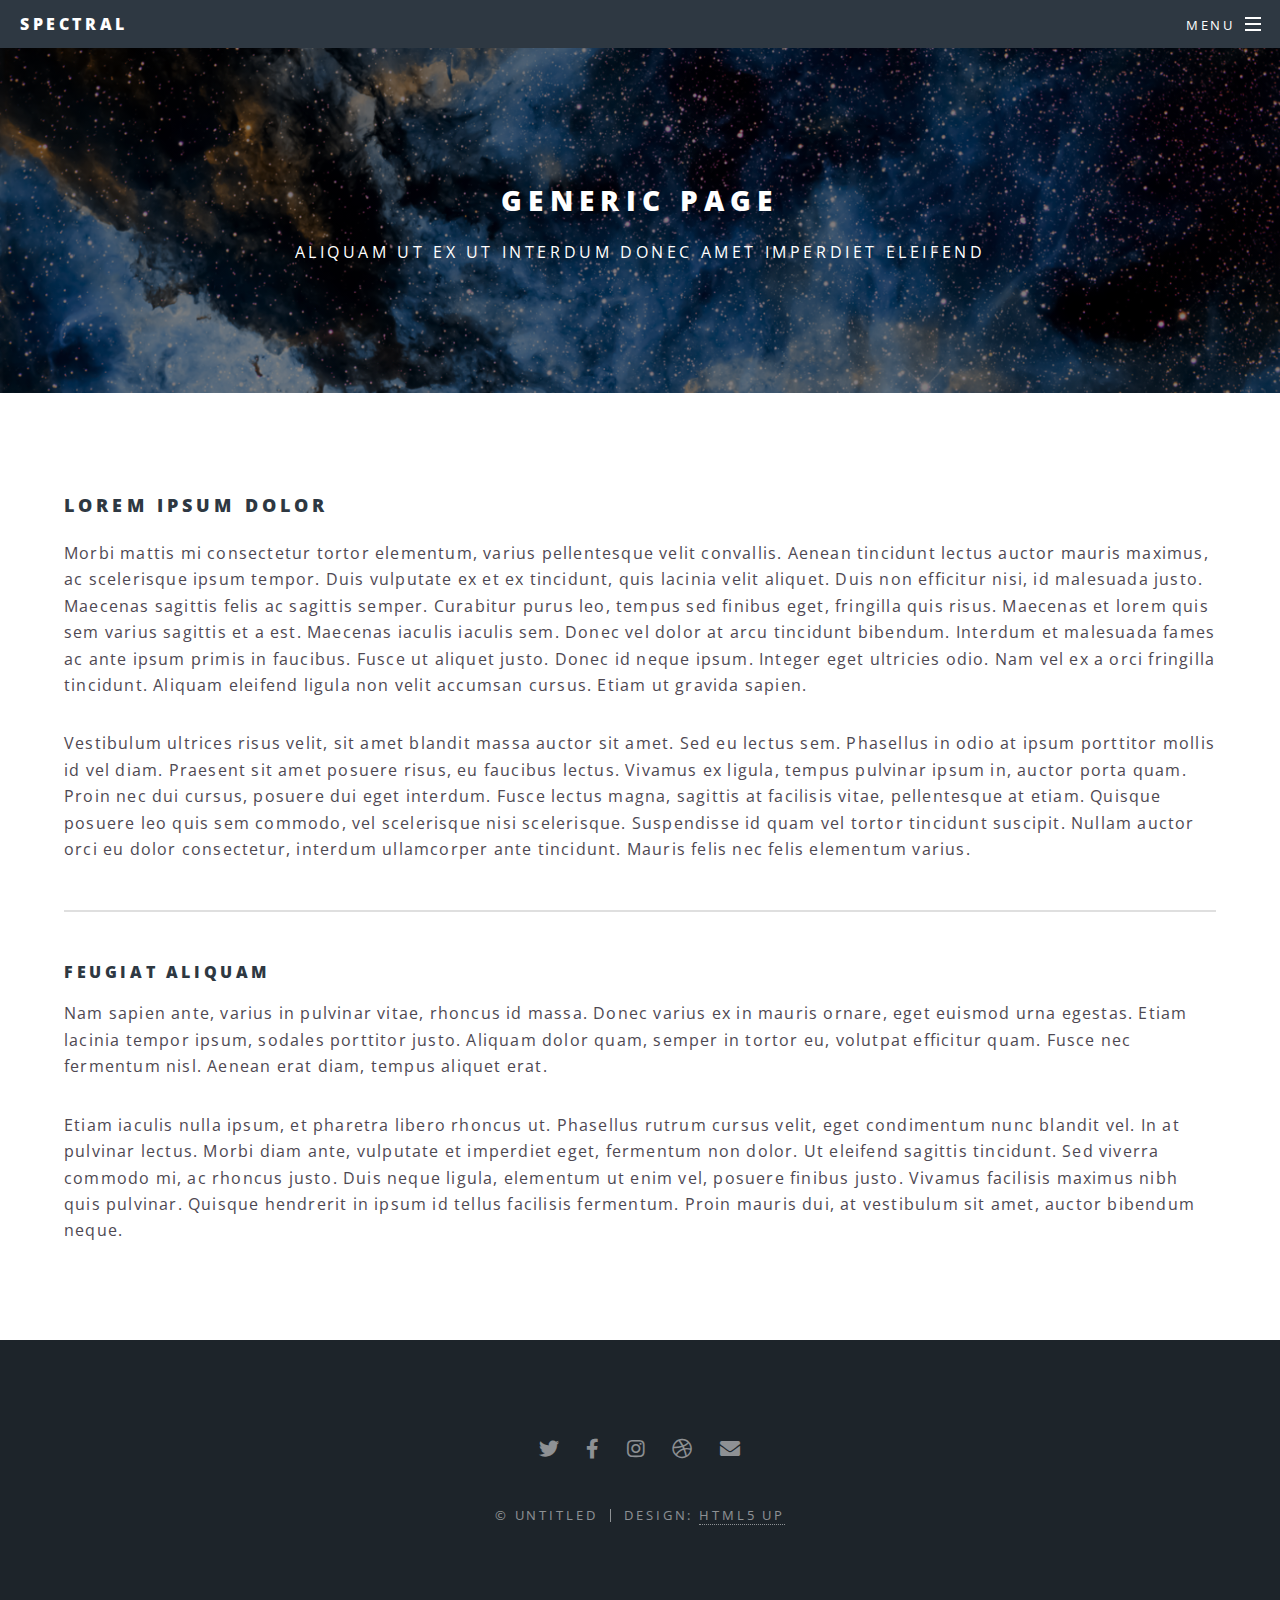
<file: my_research.html>
<!DOCTYPE HTML>
<!--
	Spectral by HTML5 UP
	html5up.net | @ajlkn
	Free for personal and commercial use under the CCA 3.0 license (html5up.net/license)
-->
<html>
	<head>
		<title>Generic - Spectral by HTML5 UP</title>
		<meta charset="utf-8" />
		<meta name="viewport" content="width=device-width, initial-scale=1, user-scalable=no" />
		<link rel="stylesheet" href="assets/css/main.css" />
		<noscript><link rel="stylesheet" href="assets/css/noscript.css" /></noscript>
	</head>
	<body class="is-preload">

		<!-- Page Wrapper -->
			<div id="page-wrapper">

				<!-- Header -->
					<header id="header">
						<h1><a href="index.html">Spectral</a></h1>
						<nav id="nav">
							<ul>
								<li class="special">
									<a href="#menu" class="menuToggle"><span>Menu</span></a>
									<div id="menu">
										<ul>
											<li><a href="index.html">Home</a></li>
											<li><a href="generic.html">Generic</a></li>
											<li><a href="elements.html">Elements</a></li>
											<li><a href="#">Sign Up</a></li>
											<li><a href="#">Log In</a></li>
										</ul>
									</div>
								</li>
							</ul>
						</nav>
					</header>

				<!-- Main -->
					<article id="main">
						<header>
							<h2>Generic Page</h2>
							<p>Aliquam ut ex ut interdum donec amet imperdiet eleifend</p>
						</header>
						<section class="wrapper style5">
							<div class="inner">

								<h3>Lorem ipsum dolor</h3>
								<p>Morbi mattis mi consectetur tortor elementum, varius pellentesque velit convallis. Aenean tincidunt lectus auctor mauris maximus, ac scelerisque ipsum tempor. Duis vulputate ex et ex tincidunt, quis lacinia velit aliquet. Duis non efficitur nisi, id malesuada justo. Maecenas sagittis felis ac sagittis semper. Curabitur purus leo, tempus sed finibus eget, fringilla quis risus. Maecenas et lorem quis sem varius sagittis et a est. Maecenas iaculis iaculis sem. Donec vel dolor at arcu tincidunt bibendum. Interdum et malesuada fames ac ante ipsum primis in faucibus. Fusce ut aliquet justo. Donec id neque ipsum. Integer eget ultricies odio. Nam vel ex a orci fringilla tincidunt. Aliquam eleifend ligula non velit accumsan cursus. Etiam ut gravida sapien.</p>

								<p>Vestibulum ultrices risus velit, sit amet blandit massa auctor sit amet. Sed eu lectus sem. Phasellus in odio at ipsum porttitor mollis id vel diam. Praesent sit amet posuere risus, eu faucibus lectus. Vivamus ex ligula, tempus pulvinar ipsum in, auctor porta quam. Proin nec dui cursus, posuere dui eget interdum. Fusce lectus magna, sagittis at facilisis vitae, pellentesque at etiam. Quisque posuere leo quis sem commodo, vel scelerisque nisi scelerisque. Suspendisse id quam vel tortor tincidunt suscipit. Nullam auctor orci eu dolor consectetur, interdum ullamcorper ante tincidunt. Mauris felis nec felis elementum varius.</p>

								<hr />

								<h4>Feugiat aliquam</h4>
								<p>Nam sapien ante, varius in pulvinar vitae, rhoncus id massa. Donec varius ex in mauris ornare, eget euismod urna egestas. Etiam lacinia tempor ipsum, sodales porttitor justo. Aliquam dolor quam, semper in tortor eu, volutpat efficitur quam. Fusce nec fermentum nisl. Aenean erat diam, tempus aliquet erat.</p>

								<p>Etiam iaculis nulla ipsum, et pharetra libero rhoncus ut. Phasellus rutrum cursus velit, eget condimentum nunc blandit vel. In at pulvinar lectus. Morbi diam ante, vulputate et imperdiet eget, fermentum non dolor. Ut eleifend sagittis tincidunt. Sed viverra commodo mi, ac rhoncus justo. Duis neque ligula, elementum ut enim vel, posuere finibus justo. Vivamus facilisis maximus nibh quis pulvinar. Quisque hendrerit in ipsum id tellus facilisis fermentum. Proin mauris dui, at vestibulum sit amet, auctor bibendum neque.</p>

							</div>
						</section>
					</article>

				<!-- Footer -->
					<footer id="footer">
						<ul class="icons">
							<li><a href="#" class="icon brands fa-twitter"><span class="label">Twitter</span></a></li>
							<li><a href="#" class="icon brands fa-facebook-f"><span class="label">Facebook</span></a></li>
							<li><a href="#" class="icon brands fa-instagram"><span class="label">Instagram</span></a></li>
							<li><a href="#" class="icon brands fa-dribbble"><span class="label">Dribbble</span></a></li>
							<li><a href="#" class="icon solid fa-envelope"><span class="label">Email</span></a></li>
						</ul>
						<ul class="copyright">
							<li>&copy; Untitled</li><li>Design: <a href="http://html5up.net">HTML5 UP</a></li>
						</ul>
					</footer>

			</div>

		<!-- Scripts -->
			<script src="assets/js/jquery.min.js"></script>
			<script src="assets/js/jquery.scrollex.min.js"></script>
			<script src="assets/js/jquery.scrolly.min.js"></script>
			<script src="assets/js/browser.min.js"></script>
			<script src="assets/js/breakpoints.min.js"></script>
			<script src="assets/js/util.js"></script>
			<script src="assets/js/main.js"></script>

	</body>
</html>
</file>
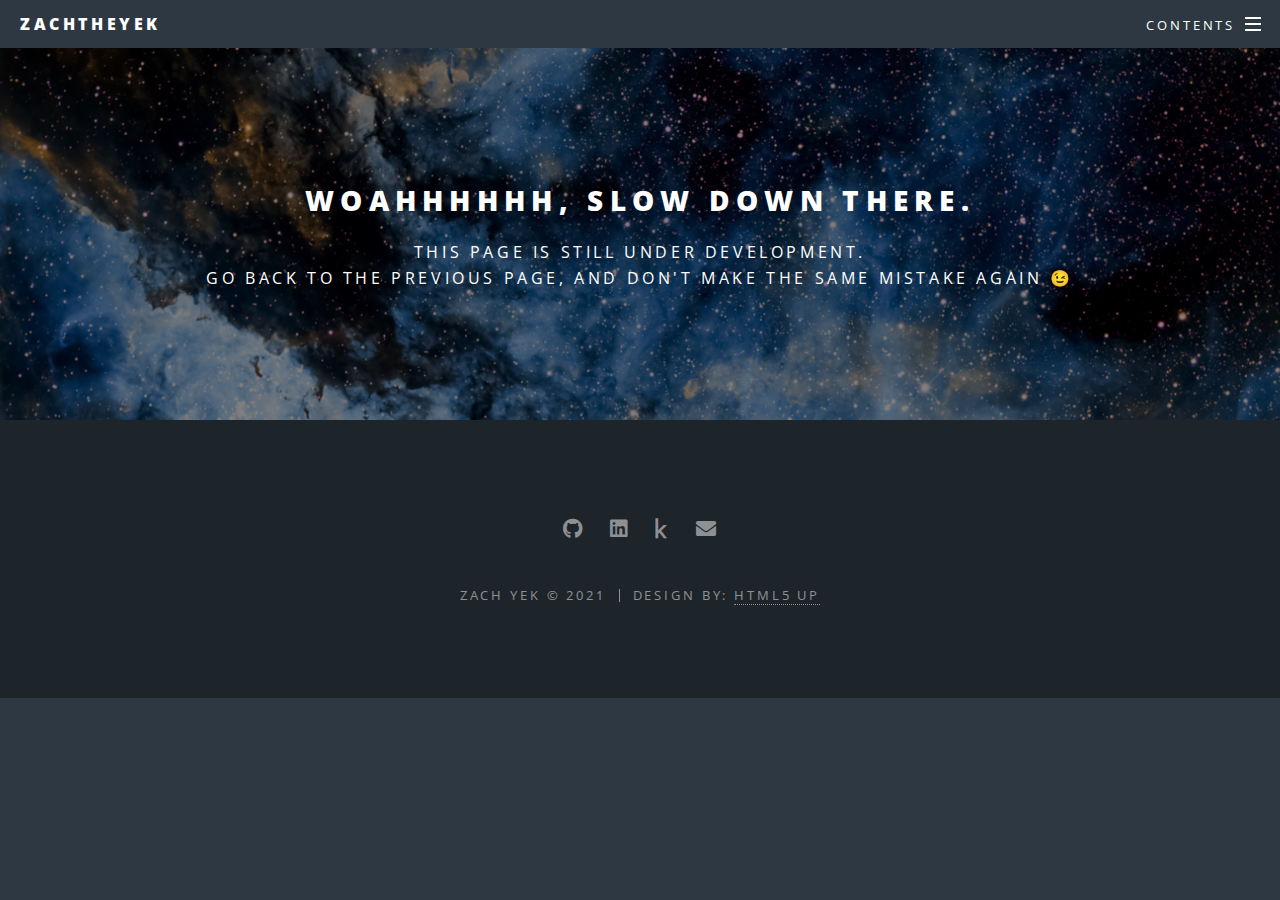
<file: tmp.html>
<!DOCTYPE HTML>
<!--
	Spectral by HTML5 UP
	html5up.net | @ajlkn
	Free for personal and commercial use under the CCA 3.0 license (html5up.net/license)
-->
<html>
	<head>
		<title>zachtheyek | Coming Soon</title>
		<meta charset="utf-8" />
		<meta name="viewport" content="width=device-width, initial-scale=1, user-scalable=no" />
		<link rel="stylesheet" href="assets/css/main.css" />
		<noscript><link rel="stylesheet" href="assets/css/noscript.css" /></noscript>
	</head>
	<body class="is-preload">

		<!-- Page Wrapper -->
			<div id="page-wrapper">

				<!-- Header -->
					<header id="header">
						<h1><a href="index.html">zachtheyek</a></h1>
						<nav id="nav">
							<ul>
								<li class="special">
									<a href="#menu" class="menuToggle"><span>Contents</span></a>
									<div id="menu">
										<ul>
											<li><a href="index.html">Home</a></li>
											<li><a href="tmp.html">My Research</a></li>
											<li><a href="tmp.html">Other Projects</a></li>
											<li><a href="tmp.html">Contact Me</a></li>
										</ul>
									</div>
								</li>
							</ul>
						</nav>
					</header>

				<!-- Main -->
					<article id="main">
						<header>
							<h2>Woahhhhhh, slow down there.</h2>
							<p>This page is still under development. <br />
                                Go back to the previous page, and don't make the same mistake again &#128521;</p>
						</header>
					</article>
			</div>

		<!-- Footer -->
		<footer id="footer">
			<ul class="icons">
				<li><a href="https://github.com/zachtheyek" class="icon brands fa-github" target="_blank"><span class="label">Twitter</span></a></li>
				<li><a href="https://www.linkedin.com/in/zachtheyek/" class="icon brands fa-linkedin" target="_blank"><span class="label">Facebook</span></a></li>
				<li><a href="https://www.kaggle.com/zachtheyek" class="icon brands fa-kaggle" target="_blank"><span class="label">Instagram</span></a></li>
				<li><a href="tmp.html" class="icon solid fa-envelope" target="_blank"><span class="label">Email</span></a></li>
			</ul>
			<ul class="copyright">
				<li>Zach Yek &copy; 2021</li><li>Design by: <a href="http://html5up.net" target="_blank">HTML5 UP</a></li>
			</ul>
		</footer>


		<!-- Scripts -->
			<script src="assets/js/jquery.min.js"></script>
			<script src="assets/js/jquery.scrollex.min.js"></script>
			<script src="assets/js/jquery.scrolly.min.js"></script>
			<script src="assets/js/browser.min.js"></script>
			<script src="assets/js/breakpoints.min.js"></script>
			<script src="assets/js/util.js"></script>
			<script src="assets/js/main.js"></script>

	</body>
</html>
</file>
<file: assets/css/noscript.css>
/*
	Spectral by HTML5 UP
	html5up.net | @ajlkn
	Free for personal and commercial use under the CCA 3.0 license (html5up.net/license)
*/

/* Banner */

	body.is-preload #banner h2 {
		-moz-transform: none;
		-webkit-transform: none;
		-ms-transform: none;
		transform: none;
		opacity: 1;
	}

		body.is-preload #banner h2:before, body.is-preload #banner h2:after {
			width: 100%;
		}

	body.is-preload #banner .more {
		-moz-transform: none;
		-webkit-transform: none;
		-ms-transform: none;
		transform: none;
		opacity: 1;
	}

	body.is-preload #banner:after {
		opacity: 0;
	}
</file>
<file: assets/css/main.css>
@import url(fontawesome-all.min.css);
@import url("https://fonts.googleapis.com/css?family=Open+Sans:400,400italic,600,600italic,800,800italic");

/*
	Spectral by HTML5 UP
	html5up.net | @ajlkn
	Free for personal and commercial use under the CCA 3.0 license (html5up.net/license)
*/

html, body, div, span, applet, object,
iframe, h1, h2, h3, h4, h5, h6, p, blockquote,
pre, a, abbr, acronym, address, big, cite,
code, del, dfn, em, img, ins, kbd, q, s, samp,
small, strike, strong, sub, sup, tt, var, b,
u, i, center, dl, dt, dd, ol, ul, li, fieldset,
form, label, legend, table, caption, tbody,
tfoot, thead, tr, th, td, article, aside,
canvas, details, embed, figure, figcaption,
footer, header, hgroup, menu, nav, output, ruby,
section, summary, time, mark, audio, video {
	margin: 0;
	padding: 0;
	border: 0;
	font-size: 100%;
	font: inherit;
	vertical-align: baseline;}

article, aside, details, figcaption, figure,
footer, header, hgroup, menu, nav, section {
	display: block;}

body {
	line-height: 1;
}

ol, ul {
	list-style: none;
}

blockquote, q {
	quotes: none;
}

	blockquote:before, blockquote:after, q:before, q:after {
		content: '';
		content: none;
	}

table {
	border-collapse: collapse;
	border-spacing: 0;
}

body {
	-webkit-text-size-adjust: none;
}

mark {
	background-color: transparent;
	color: inherit;
}

input::-moz-focus-inner {
	border: 0;
	padding: 0;
}

input, select, textarea {
	-moz-appearance: none;
	-webkit-appearance: none;
	-ms-appearance: none;
	appearance: none;
}

/* Basic */

	@-ms-viewport {
		width: device-width;
	}

	html {
		box-sizing: border-box;
	}

	*, *:before, *:after {
		box-sizing: inherit;
	}

	body {
		background: #2e3842;
	}

		body.is-preload *, body.is-preload *:before, body.is-preload *:after {
			-moz-animation: none !important;
			-webkit-animation: none !important;
			-ms-animation: none !important;
			animation: none !important;
			-moz-transition: none !important;
			-webkit-transition: none !important;
			-ms-transition: none !important;
			transition: none !important;
		}

	body, input, select, textarea {
		color: #fff;
		font-family: "Open Sans", Helvetica, sans-serif;
		font-size: 15pt;
		font-weight: 400;
		letter-spacing: 0.075em;
		line-height: 1.65em;
	}

		@media screen and (max-width: 1680px) {

			body, input, select, textarea {
				font-size: 13pt;
			}

		}

		@media screen and (max-width: 1280px) {

			body, input, select, textarea {
				font-size: 12pt;
			}

		}

		@media screen and (max-width: 736px) {

			body, input, select, textarea {
				font-size: 11pt;
				letter-spacing: 0.0375em;
			}

		}

	a {
		-moz-transition: color 0.2s ease, border-bottom-color 0.2s ease;
		-webkit-transition: color 0.2s ease, border-bottom-color 0.2s ease;
		-ms-transition: color 0.2s ease, border-bottom-color 0.2s ease;
		transition: color 0.2s ease, border-bottom-color 0.2s ease;
		border-bottom: dotted 1px;
		color: inherit;
		text-decoration: none;
	}

		a:hover {
			border-bottom-color: transparent;
		}

	strong, b {
		color: #fff;
		font-weight: 600;
	}

	em, i {
		font-style: italic;
	}

	p {
		margin: 0 0 2em 0;
	}

	h1, h2, h3, h4, h5, h6 {
		color: #fff;
		font-weight: 800;
		letter-spacing: 0.225em;
		line-height: 1em;
		margin: 0 0 1em 0;
		text-transform: uppercase;
	}

		h1 a, h2 a, h3 a, h4 a, h5 a, h6 a {
			color: inherit;
			text-decoration: none;
		}

	h2 {
		font-size: 1.35em;
		line-height: 1.75em;
	}

		@media screen and (max-width: 736px) {

			h2 {
				font-size: 1.1em;
				line-height: 1.65em;
			}

		}

	h3 {
		font-size: 1.15em;
		line-height: 1.75em;
	}

		@media screen and (max-width: 736px) {

			h3 {
				font-size: 1em;
				line-height: 1.65em;
			}

		}

	h4 {
		font-size: 1em;
		line-height: 1.5em;
	}

	h5 {
		font-size: 0.8em;
		line-height: 1.5em;
	}

	h6 {
		font-size: 0.7em;
		line-height: 1.5em;
	}

	sub {
		font-size: 0.8em;
		position: relative;
		top: 0.5em;
	}

	sup {
		font-size: 0.8em;
		position: relative;
		top: -0.5em;
	}

	hr {
		border: 0;
		border-bottom: solid 2px #fff;
		margin: 3em 0;
	}

		hr.major {
			margin: 4.5em 0;
		}

	blockquote {
		border-left: solid 4px #fff;
		font-style: italic;
		margin: 0 0 2em 0;
		padding: 0.5em 0 0.5em 2em;
	}

	code {
		background: rgba(144, 144, 144, 0.25);
		border-radius: 3px;
		font-family: "Courier New", monospace;
		font-size: 0.9em;
		letter-spacing: 0;
		margin: 0 0.25em;
		padding: 0.25em 0.65em;
	}

	pre {
		-webkit-overflow-scrolling: touch;
		font-family: "Courier New", monospace;
		font-size: 0.9em;
		margin: 0 0 2em 0;
	}

		pre code {
			display: block;
			line-height: 1.75em;
			padding: 1em 1.5em;
			overflow-x: auto;
		}

	.align-left {
		text-align: left;
	}

	.align-center {
		text-align: center;
	}

	.align-right {
		text-align: right;
	}

/* Row */

	.row {
		display: flex;
		flex-wrap: wrap;
		box-sizing: border-box;
		align-items: stretch;
	}

		.row > * {
			box-sizing: border-box;
		}

		.row.gtr-uniform > * > :last-child {
			margin-bottom: 0;
		}

		.row.aln-left {
			justify-content: flex-start;
		}

		.row.aln-center {
			justify-content: center;
		}

		.row.aln-right {
			justify-content: flex-end;
		}

		.row.aln-top {
			align-items: flex-start;
		}

		.row.aln-middle {
			align-items: center;
		}

		.row.aln-bottom {
			align-items: flex-end;
		}

		.row > .imp {
			order: -1;
		}

		.row > .col-1 {
			width: 8.33333%;
		}

		.row > .off-1 {
			margin-left: 8.33333%;
		}

		.row > .col-2 {
			width: 16.66667%;
		}

		.row > .off-2 {
			margin-left: 16.66667%;
		}

		.row > .col-3 {
			width: 25%;
		}

		.row > .off-3 {
			margin-left: 25%;
		}

		.row > .col-4 {
			width: 33.33333%;
		}

		.row > .off-4 {
			margin-left: 33.33333%;
		}

		.row > .col-5 {
			width: 41.66667%;
		}

		.row > .off-5 {
			margin-left: 41.66667%;
		}

		.row > .col-6 {
			width: 50%;
		}

		.row > .off-6 {
			margin-left: 50%;
		}

		.row > .col-7 {
			width: 58.33333%;
		}

		.row > .off-7 {
			margin-left: 58.33333%;
		}

		.row > .col-8 {
			width: 66.66667%;
		}

		.row > .off-8 {
			margin-left: 66.66667%;
		}

		.row > .col-9 {
			width: 75%;
		}

		.row > .off-9 {
			margin-left: 75%;
		}

		.row > .col-10 {
			width: 83.33333%;
		}

		.row > .off-10 {
			margin-left: 83.33333%;
		}

		.row > .col-11 {
			width: 91.66667%;
		}

		.row > .off-11 {
			margin-left: 91.66667%;
		}

		.row > .col-12 {
			width: 100%;
		}

		.row > .off-12 {
			margin-left: 100%;
		}

		.row.gtr-0 {
			margin-top: 0;
			margin-left: 0em;
		}

			.row.gtr-0 > * {
				padding: 0 0 0 0em;
			}

			.row.gtr-0.gtr-uniform {
				margin-top: 0em;
			}

				.row.gtr-0.gtr-uniform > * {
					padding-top: 0em;
				}

		.row.gtr-25 {
			margin-top: 0;
			margin-left: -0.375em;
		}

			.row.gtr-25 > * {
				padding: 0 0 0 0.375em;
			}

			.row.gtr-25.gtr-uniform {
				margin-top: -0.375em;
			}

				.row.gtr-25.gtr-uniform > * {
					padding-top: 0.375em;
				}

		.row.gtr-50 {
			margin-top: 0;
			margin-left: -0.75em;
		}

			.row.gtr-50 > * {
				padding: 0 0 0 0.75em;
			}

			.row.gtr-50.gtr-uniform {
				margin-top: -0.75em;
			}

				.row.gtr-50.gtr-uniform > * {
					padding-top: 0.75em;
				}

		.row {
			margin-top: 0;
			margin-left: -1.5em;
		}

			.row > * {
				padding: 0 0 0 1.5em;
			}

			.row.gtr-uniform {
				margin-top: -1.5em;
			}

				.row.gtr-uniform > * {
					padding-top: 1.5em;
				}

		.row.gtr-150 {
			margin-top: 0;
			margin-left: -2.25em;
		}

			.row.gtr-150 > * {
				padding: 0 0 0 2.25em;
			}

			.row.gtr-150.gtr-uniform {
				margin-top: -2.25em;
			}

				.row.gtr-150.gtr-uniform > * {
					padding-top: 2.25em;
				}

		.row.gtr-200 {
			margin-top: 0;
			margin-left: -3em;
		}

			.row.gtr-200 > * {
				padding: 0 0 0 3em;
			}

			.row.gtr-200.gtr-uniform {
				margin-top: -3em;
			}

				.row.gtr-200.gtr-uniform > * {
					padding-top: 3em;
				}

		@media screen and (max-width: 1680px) {

			.row {
				display: flex;
				flex-wrap: wrap;
				box-sizing: border-box;
				align-items: stretch;
			}

				.row > * {
					box-sizing: border-box;
				}

				.row.gtr-uniform > * > :last-child {
					margin-bottom: 0;
				}

				.row.aln-left {
					justify-content: flex-start;
				}

				.row.aln-center {
					justify-content: center;
				}

				.row.aln-right {
					justify-content: flex-end;
				}

				.row.aln-top {
					align-items: flex-start;
				}

				.row.aln-middle {
					align-items: center;
				}

				.row.aln-bottom {
					align-items: flex-end;
				}

				.row > .imp-xlarge {
					order: -1;
				}

				.row > .col-1-xlarge {
					width: 8.33333%;
				}

				.row > .off-1-xlarge {
					margin-left: 8.33333%;
				}

				.row > .col-2-xlarge {
					width: 16.66667%;
				}

				.row > .off-2-xlarge {
					margin-left: 16.66667%;
				}

				.row > .col-3-xlarge {
					width: 25%;
				}

				.row > .off-3-xlarge {
					margin-left: 25%;
				}

				.row > .col-4-xlarge {
					width: 33.33333%;
				}

				.row > .off-4-xlarge {
					margin-left: 33.33333%;
				}

				.row > .col-5-xlarge {
					width: 41.66667%;
				}

				.row > .off-5-xlarge {
					margin-left: 41.66667%;
				}

				.row > .col-6-xlarge {
					width: 50%;
				}

				.row > .off-6-xlarge {
					margin-left: 50%;
				}

				.row > .col-7-xlarge {
					width: 58.33333%;
				}

				.row > .off-7-xlarge {
					margin-left: 58.33333%;
				}

				.row > .col-8-xlarge {
					width: 66.66667%;
				}

				.row > .off-8-xlarge {
					margin-left: 66.66667%;
				}

				.row > .col-9-xlarge {
					width: 75%;
				}

				.row > .off-9-xlarge {
					margin-left: 75%;
				}

				.row > .col-10-xlarge {
					width: 83.33333%;
				}

				.row > .off-10-xlarge {
					margin-left: 83.33333%;
				}

				.row > .col-11-xlarge {
					width: 91.66667%;
				}

				.row > .off-11-xlarge {
					margin-left: 91.66667%;
				}

				.row > .col-12-xlarge {
					width: 100%;
				}

				.row > .off-12-xlarge {
					margin-left: 100%;
				}

				.row.gtr-0 {
					margin-top: 0;
					margin-left: 0em;
				}

					.row.gtr-0 > * {
						padding: 0 0 0 0em;
					}

					.row.gtr-0.gtr-uniform {
						margin-top: 0em;
					}

						.row.gtr-0.gtr-uniform > * {
							padding-top: 0em;
						}

				.row.gtr-25 {
					margin-top: 0;
					margin-left: -0.375em;
				}

					.row.gtr-25 > * {
						padding: 0 0 0 0.375em;
					}

					.row.gtr-25.gtr-uniform {
						margin-top: -0.375em;
					}

						.row.gtr-25.gtr-uniform > * {
							padding-top: 0.375em;
						}

				.row.gtr-50 {
					margin-top: 0;
					margin-left: -0.75em;
				}

					.row.gtr-50 > * {
						padding: 0 0 0 0.75em;
					}

					.row.gtr-50.gtr-uniform {
						margin-top: -0.75em;
					}

						.row.gtr-50.gtr-uniform > * {
							padding-top: 0.75em;
						}

				.row {
					margin-top: 0;
					margin-left: -1.5em;
				}

					.row > * {
						padding: 0 0 0 1.5em;
					}

					.row.gtr-uniform {
						margin-top: -1.5em;
					}

						.row.gtr-uniform > * {
							padding-top: 1.5em;
						}

				.row.gtr-150 {
					margin-top: 0;
					margin-left: -2.25em;
				}

					.row.gtr-150 > * {
						padding: 0 0 0 2.25em;
					}

					.row.gtr-150.gtr-uniform {
						margin-top: -2.25em;
					}

						.row.gtr-150.gtr-uniform > * {
							padding-top: 2.25em;
						}

				.row.gtr-200 {
					margin-top: 0;
					margin-left: -3em;
				}

					.row.gtr-200 > * {
						padding: 0 0 0 3em;
					}

					.row.gtr-200.gtr-uniform {
						margin-top: -3em;
					}

						.row.gtr-200.gtr-uniform > * {
							padding-top: 3em;
						}

		}

		@media screen and (max-width: 1280px) {

			.row {
				display: flex;
				flex-wrap: wrap;
				box-sizing: border-box;
				align-items: stretch;
			}

				.row > * {
					box-sizing: border-box;
				}

				.row.gtr-uniform > * > :last-child {
					margin-bottom: 0;
				}

				.row.aln-left {
					justify-content: flex-start;
				}

				.row.aln-center {
					justify-content: center;
				}

				.row.aln-right {
					justify-content: flex-end;
				}

				.row.aln-top {
					align-items: flex-start;
				}

				.row.aln-middle {
					align-items: center;
				}

				.row.aln-bottom {
					align-items: flex-end;
				}

				.row > .imp-large {
					order: -1;
				}

				.row > .col-1-large {
					width: 8.33333%;
				}

				.row > .off-1-large {
					margin-left: 8.33333%;
				}

				.row > .col-2-large {
					width: 16.66667%;
				}

				.row > .off-2-large {
					margin-left: 16.66667%;
				}

				.row > .col-3-large {
					width: 25%;
				}

				.row > .off-3-large {
					margin-left: 25%;
				}

				.row > .col-4-large {
					width: 33.33333%;
				}

				.row > .off-4-large {
					margin-left: 33.33333%;
				}

				.row > .col-5-large {
					width: 41.66667%;
				}

				.row > .off-5-large {
					margin-left: 41.66667%;
				}

				.row > .col-6-large {
					width: 50%;
				}

				.row > .off-6-large {
					margin-left: 50%;
				}

				.row > .col-7-large {
					width: 58.33333%;
				}

				.row > .off-7-large {
					margin-left: 58.33333%;
				}

				.row > .col-8-large {
					width: 66.66667%;
				}

				.row > .off-8-large {
					margin-left: 66.66667%;
				}

				.row > .col-9-large {
					width: 75%;
				}

				.row > .off-9-large {
					margin-left: 75%;
				}

				.row > .col-10-large {
					width: 83.33333%;
				}

				.row > .off-10-large {
					margin-left: 83.33333%;
				}

				.row > .col-11-large {
					width: 91.66667%;
				}

				.row > .off-11-large {
					margin-left: 91.66667%;
				}

				.row > .col-12-large {
					width: 100%;
				}

				.row > .off-12-large {
					margin-left: 100%;
				}

				.row.gtr-0 {
					margin-top: 0;
					margin-left: 0em;
				}

					.row.gtr-0 > * {
						padding: 0 0 0 0em;
					}

					.row.gtr-0.gtr-uniform {
						margin-top: 0em;
					}

						.row.gtr-0.gtr-uniform > * {
							padding-top: 0em;
						}

				.row.gtr-25 {
					margin-top: 0;
					margin-left: -0.375em;
				}

					.row.gtr-25 > * {
						padding: 0 0 0 0.375em;
					}

					.row.gtr-25.gtr-uniform {
						margin-top: -0.375em;
					}

						.row.gtr-25.gtr-uniform > * {
							padding-top: 0.375em;
						}

				.row.gtr-50 {
					margin-top: 0;
					margin-left: -0.75em;
				}

					.row.gtr-50 > * {
						padding: 0 0 0 0.75em;
					}

					.row.gtr-50.gtr-uniform {
						margin-top: -0.75em;
					}

						.row.gtr-50.gtr-uniform > * {
							padding-top: 0.75em;
						}

				.row {
					margin-top: 0;
					margin-left: -1.5em;
				}

					.row > * {
						padding: 0 0 0 1.5em;
					}

					.row.gtr-uniform {
						margin-top: -1.5em;
					}

						.row.gtr-uniform > * {
							padding-top: 1.5em;
						}

				.row.gtr-150 {
					margin-top: 0;
					margin-left: -2.25em;
				}

					.row.gtr-150 > * {
						padding: 0 0 0 2.25em;
					}

					.row.gtr-150.gtr-uniform {
						margin-top: -2.25em;
					}

						.row.gtr-150.gtr-uniform > * {
							padding-top: 2.25em;
						}

				.row.gtr-200 {
					margin-top: 0;
					margin-left: -3em;
				}

					.row.gtr-200 > * {
						padding: 0 0 0 3em;
					}

					.row.gtr-200.gtr-uniform {
						margin-top: -3em;
					}

						.row.gtr-200.gtr-uniform > * {
							padding-top: 3em;
						}

		}

		@media screen and (max-width: 980px) {

			.row {
				display: flex;
				flex-wrap: wrap;
				box-sizing: border-box;
				align-items: stretch;
			}

				.row > * {
					box-sizing: border-box;
				}

				.row.gtr-uniform > * > :last-child {
					margin-bottom: 0;
				}

				.row.aln-left {
					justify-content: flex-start;
				}

				.row.aln-center {
					justify-content: center;
				}

				.row.aln-right {
					justify-content: flex-end;
				}

				.row.aln-top {
					align-items: flex-start;
				}

				.row.aln-middle {
					align-items: center;
				}

				.row.aln-bottom {
					align-items: flex-end;
				}

				.row > .imp-medium {
					order: -1;
				}

				.row > .col-1-medium {
					width: 8.33333%;
				}

				.row > .off-1-medium {
					margin-left: 8.33333%;
				}

				.row > .col-2-medium {
					width: 16.66667%;
				}

				.row > .off-2-medium {
					margin-left: 16.66667%;
				}

				.row > .col-3-medium {
					width: 25%;
				}

				.row > .off-3-medium {
					margin-left: 25%;
				}

				.row > .col-4-medium {
					width: 33.33333%;
				}

				.row > .off-4-medium {
					margin-left: 33.33333%;
				}

				.row > .col-5-medium {
					width: 41.66667%;
				}

				.row > .off-5-medium {
					margin-left: 41.66667%;
				}

				.row > .col-6-medium {
					width: 50%;
				}

				.row > .off-6-medium {
					margin-left: 50%;
				}

				.row > .col-7-medium {
					width: 58.33333%;
				}

				.row > .off-7-medium {
					margin-left: 58.33333%;
				}

				.row > .col-8-medium {
					width: 66.66667%;
				}

				.row > .off-8-medium {
					margin-left: 66.66667%;
				}

				.row > .col-9-medium {
					width: 75%;
				}

				.row > .off-9-medium {
					margin-left: 75%;
				}

				.row > .col-10-medium {
					width: 83.33333%;
				}

				.row > .off-10-medium {
					margin-left: 83.33333%;
				}

				.row > .col-11-medium {
					width: 91.66667%;
				}

				.row > .off-11-medium {
					margin-left: 91.66667%;
				}

				.row > .col-12-medium {
					width: 100%;
				}

				.row > .off-12-medium {
					margin-left: 100%;
				}

				.row.gtr-0 {
					margin-top: 0;
					margin-left: 0em;
				}

					.row.gtr-0 > * {
						padding: 0 0 0 0em;
					}

					.row.gtr-0.gtr-uniform {
						margin-top: 0em;
					}

						.row.gtr-0.gtr-uniform > * {
							padding-top: 0em;
						}

				.row.gtr-25 {
					margin-top: 0;
					margin-left: -0.375em;
				}

					.row.gtr-25 > * {
						padding: 0 0 0 0.375em;
					}

					.row.gtr-25.gtr-uniform {
						margin-top: -0.375em;
					}

						.row.gtr-25.gtr-uniform > * {
							padding-top: 0.375em;
						}

				.row.gtr-50 {
					margin-top: 0;
					margin-left: -0.75em;
				}

					.row.gtr-50 > * {
						padding: 0 0 0 0.75em;
					}

					.row.gtr-50.gtr-uniform {
						margin-top: -0.75em;
					}

						.row.gtr-50.gtr-uniform > * {
							padding-top: 0.75em;
						}

				.row {
					margin-top: 0;
					margin-left: -1.5em;
				}

					.row > * {
						padding: 0 0 0 1.5em;
					}

					.row.gtr-uniform {
						margin-top: -1.5em;
					}

						.row.gtr-uniform > * {
							padding-top: 1.5em;
						}

				.row.gtr-150 {
					margin-top: 0;
					margin-left: -2.25em;
				}

					.row.gtr-150 > * {
						padding: 0 0 0 2.25em;
					}

					.row.gtr-150.gtr-uniform {
						margin-top: -2.25em;
					}

						.row.gtr-150.gtr-uniform > * {
							padding-top: 2.25em;
						}

				.row.gtr-200 {
					margin-top: 0;
					margin-left: -3em;
				}

					.row.gtr-200 > * {
						padding: 0 0 0 3em;
					}

					.row.gtr-200.gtr-uniform {
						margin-top: -3em;
					}

						.row.gtr-200.gtr-uniform > * {
							padding-top: 3em;
						}

		}

		@media screen and (max-width: 736px) {

			.row {
				display: flex;
				flex-wrap: wrap;
				box-sizing: border-box;
				align-items: stretch;
			}

				.row > * {
					box-sizing: border-box;
				}

				.row.gtr-uniform > * > :last-child {
					margin-bottom: 0;
				}

				.row.aln-left {
					justify-content: flex-start;
				}

				.row.aln-center {
					justify-content: center;
				}

				.row.aln-right {
					justify-content: flex-end;
				}

				.row.aln-top {
					align-items: flex-start;
				}

				.row.aln-middle {
					align-items: center;
				}

				.row.aln-bottom {
					align-items: flex-end;
				}

				.row > .imp-small {
					order: -1;
				}

				.row > .col-1-small {
					width: 8.33333%;
				}

				.row > .off-1-small {
					margin-left: 8.33333%;
				}

				.row > .col-2-small {
					width: 16.66667%;
				}

				.row > .off-2-small {
					margin-left: 16.66667%;
				}

				.row > .col-3-small {
					width: 25%;
				}

				.row > .off-3-small {
					margin-left: 25%;
				}

				.row > .col-4-small {
					width: 33.33333%;
				}

				.row > .off-4-small {
					margin-left: 33.33333%;
				}

				.row > .col-5-small {
					width: 41.66667%;
				}

				.row > .off-5-small {
					margin-left: 41.66667%;
				}

				.row > .col-6-small {
					width: 50%;
				}

				.row > .off-6-small {
					margin-left: 50%;
				}

				.row > .col-7-small {
					width: 58.33333%;
				}

				.row > .off-7-small {
					margin-left: 58.33333%;
				}

				.row > .col-8-small {
					width: 66.66667%;
				}

				.row > .off-8-small {
					margin-left: 66.66667%;
				}

				.row > .col-9-small {
					width: 75%;
				}

				.row > .off-9-small {
					margin-left: 75%;
				}

				.row > .col-10-small {
					width: 83.33333%;
				}

				.row > .off-10-small {
					margin-left: 83.33333%;
				}

				.row > .col-11-small {
					width: 91.66667%;
				}

				.row > .off-11-small {
					margin-left: 91.66667%;
				}

				.row > .col-12-small {
					width: 100%;
				}

				.row > .off-12-small {
					margin-left: 100%;
				}

				.row.gtr-0 {
					margin-top: 0;
					margin-left: 0em;
				}

					.row.gtr-0 > * {
						padding: 0 0 0 0em;
					}

					.row.gtr-0.gtr-uniform {
						margin-top: 0em;
					}

						.row.gtr-0.gtr-uniform > * {
							padding-top: 0em;
						}

				.row.gtr-25 {
					margin-top: 0;
					margin-left: -0.375em;
				}

					.row.gtr-25 > * {
						padding: 0 0 0 0.375em;
					}

					.row.gtr-25.gtr-uniform {
						margin-top: -0.375em;
					}

						.row.gtr-25.gtr-uniform > * {
							padding-top: 0.375em;
						}

				.row.gtr-50 {
					margin-top: 0;
					margin-left: -0.75em;
				}

					.row.gtr-50 > * {
						padding: 0 0 0 0.75em;
					}

					.row.gtr-50.gtr-uniform {
						margin-top: -0.75em;
					}

						.row.gtr-50.gtr-uniform > * {
							padding-top: 0.75em;
						}

				.row {
					margin-top: 0;
					margin-left: -1.5em;
				}

					.row > * {
						padding: 0 0 0 1.5em;
					}

					.row.gtr-uniform {
						margin-top: -1.5em;
					}

						.row.gtr-uniform > * {
							padding-top: 1.5em;
						}

				.row.gtr-150 {
					margin-top: 0;
					margin-left: -2.25em;
				}

					.row.gtr-150 > * {
						padding: 0 0 0 2.25em;
					}

					.row.gtr-150.gtr-uniform {
						margin-top: -2.25em;
					}

						.row.gtr-150.gtr-uniform > * {
							padding-top: 2.25em;
						}

				.row.gtr-200 {
					margin-top: 0;
					margin-left: -3em;
				}

					.row.gtr-200 > * {
						padding: 0 0 0 3em;
					}

					.row.gtr-200.gtr-uniform {
						margin-top: -3em;
					}

						.row.gtr-200.gtr-uniform > * {
							padding-top: 3em;
						}

		}

		@media screen and (max-width: 480px) {

			.row {
				display: flex;
				flex-wrap: wrap;
				box-sizing: border-box;
				align-items: stretch;
			}

				.row > * {
					box-sizing: border-box;
				}

				.row.gtr-uniform > * > :last-child {
					margin-bottom: 0;
				}

				.row.aln-left {
					justify-content: flex-start;
				}

				.row.aln-center {
					justify-content: center;
				}

				.row.aln-right {
					justify-content: flex-end;
				}

				.row.aln-top {
					align-items: flex-start;
				}

				.row.aln-middle {
					align-items: center;
				}

				.row.aln-bottom {
					align-items: flex-end;
				}

				.row > .imp-xsmall {
					order: -1;
				}

				.row > .col-1-xsmall {
					width: 8.33333%;
				}

				.row > .off-1-xsmall {
					margin-left: 8.33333%;
				}

				.row > .col-2-xsmall {
					width: 16.66667%;
				}

				.row > .off-2-xsmall {
					margin-left: 16.66667%;
				}

				.row > .col-3-xsmall {
					width: 25%;
				}

				.row > .off-3-xsmall {
					margin-left: 25%;
				}

				.row > .col-4-xsmall {
					width: 33.33333%;
				}

				.row > .off-4-xsmall {
					margin-left: 33.33333%;
				}

				.row > .col-5-xsmall {
					width: 41.66667%;
				}

				.row > .off-5-xsmall {
					margin-left: 41.66667%;
				}

				.row > .col-6-xsmall {
					width: 50%;
				}

				.row > .off-6-xsmall {
					margin-left: 50%;
				}

				.row > .col-7-xsmall {
					width: 58.33333%;
				}

				.row > .off-7-xsmall {
					margin-left: 58.33333%;
				}

				.row > .col-8-xsmall {
					width: 66.66667%;
				}

				.row > .off-8-xsmall {
					margin-left: 66.66667%;
				}

				.row > .col-9-xsmall {
					width: 75%;
				}

				.row > .off-9-xsmall {
					margin-left: 75%;
				}

				.row > .col-10-xsmall {
					width: 83.33333%;
				}

				.row > .off-10-xsmall {
					margin-left: 83.33333%;
				}

				.row > .col-11-xsmall {
					width: 91.66667%;
				}

				.row > .off-11-xsmall {
					margin-left: 91.66667%;
				}

				.row > .col-12-xsmall {
					width: 100%;
				}

				.row > .off-12-xsmall {
					margin-left: 100%;
				}

				.row.gtr-0 {
					margin-top: 0;
					margin-left: 0em;
				}

					.row.gtr-0 > * {
						padding: 0 0 0 0em;
					}

					.row.gtr-0.gtr-uniform {
						margin-top: 0em;
					}

						.row.gtr-0.gtr-uniform > * {
							padding-top: 0em;
						}

				.row.gtr-25 {
					margin-top: 0;
					margin-left: -0.375em;
				}

					.row.gtr-25 > * {
						padding: 0 0 0 0.375em;
					}

					.row.gtr-25.gtr-uniform {
						margin-top: -0.375em;
					}

						.row.gtr-25.gtr-uniform > * {
							padding-top: 0.375em;
						}

				.row.gtr-50 {
					margin-top: 0;
					margin-left: -0.75em;
				}

					.row.gtr-50 > * {
						padding: 0 0 0 0.75em;
					}

					.row.gtr-50.gtr-uniform {
						margin-top: -0.75em;
					}

						.row.gtr-50.gtr-uniform > * {
							padding-top: 0.75em;
						}

				.row {
					margin-top: 0;
					margin-left: -1.5em;
				}

					.row > * {
						padding: 0 0 0 1.5em;
					}

					.row.gtr-uniform {
						margin-top: -1.5em;
					}

						.row.gtr-uniform > * {
							padding-top: 1.5em;
						}

				.row.gtr-150 {
					margin-top: 0;
					margin-left: -2.25em;
				}

					.row.gtr-150 > * {
						padding: 0 0 0 2.25em;
					}

					.row.gtr-150.gtr-uniform {
						margin-top: -2.25em;
					}

						.row.gtr-150.gtr-uniform > * {
							padding-top: 2.25em;
						}

				.row.gtr-200 {
					margin-top: 0;
					margin-left: -3em;
				}

					.row.gtr-200 > * {
						padding: 0 0 0 3em;
					}

					.row.gtr-200.gtr-uniform {
						margin-top: -3em;
					}

						.row.gtr-200.gtr-uniform > * {
							padding-top: 3em;
						}

		}

/* Section/Article */

	section.special, article.special {
		text-align: center;
	}

	header p {
		color: rgba(255, 255, 255, 0.5);
		position: relative;
		top: -0.25em;
	}

	header h3 + p {
		font-size: 1.1em;
	}

	header h4 + p,
	header h5 + p,
	header h6 + p {
		font-size: 0.9em;
	}

	header.major {
		margin: 0 0 3.5em 0;
	}

		header.major h2, header.major h3, header.major h4, header.major h5, header.major h6 {
			border-bottom: solid 2px #fff;
			display: inline-block;
			padding-bottom: 1em;
			position: relative;
		}

			header.major h2:after, header.major h3:after, header.major h4:after, header.major h5:after, header.major h6:after {
				content: '';
				display: block;
				height: 1px;
			}

		header.major p {
			color: #fff;
			top: 0;
		}

		@media screen and (max-width: 736px) {

			header.major {
				margin: 0 0 2em 0;
			}

		}

	@media screen and (max-width: 980px) {

		header br {
			display: none;
		}

	}

/* Form */

	form {
		margin: 0 0 2em 0;
	}

	label {
		color: #fff;
		display: block;
		font-size: 0.9em;
		font-weight: 600;
		margin: 0 0 1em 0;
	}

	input[type="text"],
	input[type="password"],
	input[type="email"],
	select,
	textarea {
		-moz-appearance: none;
		-webkit-appearance: none;
		-ms-appearance: none;
		appearance: none;
		background-color: rgba(144, 144, 144, 0.25);
		border-radius: 3px;
		border: none;
		color: inherit;
		display: block;
		outline: 0;
		padding: 0 1em;
		text-decoration: none;
		width: 100%;
	}

		input[type="text"]:invalid,
		input[type="password"]:invalid,
		input[type="email"]:invalid,
		select:invalid,
		textarea:invalid {
			box-shadow: none;
		}

		input[type="text"]:focus,
		input[type="password"]:focus,
		input[type="email"]:focus,
		select:focus,
		textarea:focus {
			box-shadow: 0 0 0 2px #21b2a6;
		}

	select {
		background-size: 1.25em;
		background-repeat: no-repeat;
		background-position: calc(100% - 1em) center;
		height: 2.75em;
		padding-right: 2.75em;
		text-overflow: ellipsis;
	}

		select:focus::-ms-value {
			background-color: transparent;
		}

		select::-ms-expand {
			display: none;
		}

	input[type="text"],
	input[type="password"],
	input[type="email"],
	select {
		height: 2.75em;
	}

	textarea {
		padding: 0.75em 1em;
	}

	input[type="checkbox"],
	input[type="radio"] {
		-moz-appearance: none;
		-webkit-appearance: none;
		-ms-appearance: none;
		appearance: none;
		display: block;
		float: left;
		margin-right: -2em;
		opacity: 0;
		width: 1em;
		z-index: -1;
	}

		input[type="checkbox"] + label,
		input[type="radio"] + label {
			text-decoration: none;
			color: #fff;
			cursor: pointer;
			display: inline-block;
			font-size: 1em;
			font-weight: 400;
			padding-left: 2.4em;
			padding-right: 0.75em;
			position: relative;
		}

			input[type="checkbox"] + label:before,
			input[type="radio"] + label:before {
				-moz-osx-font-smoothing: grayscale;
				-webkit-font-smoothing: antialiased;
				display: inline-block;
				font-style: normal;
				font-variant: normal;
				text-rendering: auto;
				line-height: 1;
				text-transform: none !important;
				font-family: 'Font Awesome 5 Free';
				font-weight: 900;
			}

			input[type="checkbox"] + label:before,
			input[type="radio"] + label:before {
				background: rgba(144, 144, 144, 0.25);
				border-radius: 3px;
				content: '';
				display: inline-block;
				font-size: 0.8em;
				height: 2.0625em;
				left: 0;
				line-height: 2.0625em;
				position: absolute;
				text-align: center;
				top: 0;
				width: 2.0625em;
			}

		input[type="checkbox"]:checked + label:before,
		input[type="radio"]:checked + label:before {
			background: #2e3842;
			color: #fff;
			content: '\f00c';
		}

		input[type="checkbox"]:focus + label:before,
		input[type="radio"]:focus + label:before {
			box-shadow: 0 0 0 2px #21b2a6;
		}

	input[type="checkbox"] + label:before {
		border-radius: 3px;
	}

	input[type="radio"] + label:before {
		border-radius: 100%;
	}

	::-webkit-input-placeholder {
		color: rgba(255, 255, 255, 0.5) !important;
		opacity: 1.0;
	}

	:-moz-placeholder {
		color: rgba(255, 255, 255, 0.5) !important;
		opacity: 1.0;
	}

	::-moz-placeholder {
		color: rgba(255, 255, 255, 0.5) !important;
		opacity: 1.0;
	}

	:-ms-input-placeholder {
		color: rgba(255, 255, 255, 0.5) !important;
		opacity: 1.0;
	}

/* Box */

	.box {
		border-radius: 3px;
		border: solid 2px #fff;
		margin-bottom: 2em;
		padding: 1.5em;
	}

		.box > :last-child,
		.box > :last-child > :last-child,
		.box > :last-child > :last-child > :last-child {
			margin-bottom: 0;
		}

		.box.alt {
			border: 0;
			border-radius: 0;
			padding: 0;
		}

/* Icon */

	.icon {
		text-decoration: none;
		border-bottom: none;
		position: relative;
	}

		.icon:before {
			-moz-osx-font-smoothing: grayscale;
			-webkit-font-smoothing: antialiased;
			display: inline-block;
			font-style: normal;
			font-variant: normal;
			text-rendering: auto;
			line-height: 1;
			text-transform: none !important;
			font-family: 'Font Awesome 5 Free';
			font-weight: 400;
		}

		.icon > .label {
			display: none;
		}

		.icon:before {
			line-height: inherit;
		}

		.icon.solid:before {
			font-weight: 900;
		}

		.icon.brands:before {
			font-family: 'Font Awesome 5 Brands';
		}

		.icon.major {
			-moz-transform: rotate(-45deg);
			-webkit-transform: rotate(-45deg);
			-ms-transform: rotate(-45deg);
			transform: rotate(-45deg);
			border-radius: 3px;
			border: solid 2px #fff;
			display: inline-block;
			font-size: 1.35em;
			height: calc(3em + 2px);
			line-height: 3em;
			text-align: center;
			width: calc(3em + 2px);
		}

			.icon.major:before {
				-moz-transform: rotate(45deg);
				-webkit-transform: rotate(45deg);
				-ms-transform: rotate(45deg);
				transform: rotate(45deg);
				display: inline-block;
				font-size: 1.5em;
			}

			@media screen and (max-width: 736px) {

				.icon.major {
					font-size: 1em;
				}

			}

		.icon.style1 {
			color: #00ffcc;
		}

		.icon.style2 {
			color: #00f0ff;
		}

		.icon.style3 {
			color: #76ddff;
		}

/* Image */

	.image {
		border-radius: 3px;
		border: 0;
		display: inline-block;
		position: relative;
	}

		.image img {
			border-radius: 3px;
			display: block;
		}

		.image.left {
			float: left;
			margin: 0 2em 2em 0;
			top: 0.25em;
		}

		.image.right {
			float: right;
			margin: 0 0 2em 2em;
			top: 0.25em;
		}

		.image.left, .image.right {
			max-width: 40%;
		}

			.image.left img, .image.right img {
				width: 100%;
			}

		.image.fit {
			display: block;
			margin: 0 0 2em 0;
			width: 100%;
		}

			.image.fit img {
				width: 100%;
			}

/* List */

	ol {
		list-style: decimal;
		margin: 0 0 2em 0;
		padding-left: 1.25em;
	}

		ol li {
			padding-left: 0.25em;
		}

	ul {
		list-style: disc;
		margin: 0 0 2em 0;
		padding-left: 1em;
	}

		ul li {
			padding-left: 0.5em;
		}

		ul.alt {
			list-style: none;
			padding-left: 0;
		}

			ul.alt li {
				border-top: solid 1px #fff;
				padding: 0.5em 0;
			}

				ul.alt li:first-child {
					border-top: 0;
					padding-top: 0;
				}

	dl {
		margin: 0 0 2em 0;
	}

/* Actions */

	ul.actions {
		display: -moz-flex;
		display: -webkit-flex;
		display: -ms-flex;
		display: flex;
		cursor: default;
		list-style: none;
		margin-left: -1em;
		padding-left: 0;
	}

		ul.actions li {
			padding: 0 0 0 1em;
			vertical-align: middle;
		}

		ul.actions.special {
			-moz-justify-content: center;
			-webkit-justify-content: center;
			-ms-justify-content: center;
			justify-content: center;
			width: 100%;
			margin-left: 0;
		}

			ul.actions.special li:first-child {
				padding-left: 0;
			}

		ul.actions.stacked {
			-moz-flex-direction: column;
			-webkit-flex-direction: column;
			-ms-flex-direction: column;
			flex-direction: column;
			margin-left: 0;
		}

			ul.actions.stacked li {
				padding: 1em 0 0 0;
			}

				ul.actions.stacked li:first-child {
					padding-top: 0;
				}

		ul.actions.fit {
			width: calc(100% + 1em);
		}

			ul.actions.fit li {
				-moz-flex-grow: 1;
				-webkit-flex-grow: 1;
				-ms-flex-grow: 1;
				flex-grow: 1;
				-moz-flex-shrink: 1;
				-webkit-flex-shrink: 1;
				-ms-flex-shrink: 1;
				flex-shrink: 1;
				width: 100%;
			}

				ul.actions.fit li > * {
					width: 100%;
				}

			ul.actions.fit.stacked {
				width: 100%;
			}

		@media screen and (max-width: 480px) {

			ul.actions:not(.fixed) {
				-moz-flex-direction: column;
				-webkit-flex-direction: column;
				-ms-flex-direction: column;
				flex-direction: column;
				margin-left: 0;
				width: 100% !important;
			}

				ul.actions:not(.fixed) li {
					-moz-flex-grow: 1;
					-webkit-flex-grow: 1;
					-ms-flex-grow: 1;
					flex-grow: 1;
					-moz-flex-shrink: 1;
					-webkit-flex-shrink: 1;
					-ms-flex-shrink: 1;
					flex-shrink: 1;
					padding: 1em 0 0 0;
					text-align: center;
					width: 100%;
				}

					ul.actions:not(.fixed) li > * {
						width: 100%;
					}

					ul.actions:not(.fixed) li:first-child {
						padding-top: 0;
					}

					ul.actions:not(.fixed) li input[type="submit"],
					ul.actions:not(.fixed) li input[type="reset"],
					ul.actions:not(.fixed) li input[type="button"],
					ul.actions:not(.fixed) li button,
					ul.actions:not(.fixed) li .button {
						width: 100%;
					}

						ul.actions:not(.fixed) li input[type="submit"].icon:before,
						ul.actions:not(.fixed) li input[type="reset"].icon:before,
						ul.actions:not(.fixed) li input[type="button"].icon:before,
						ul.actions:not(.fixed) li button.icon:before,
						ul.actions:not(.fixed) li .button.icon:before {
							margin-left: -0.5em;
						}

		}

/* Icons */

	ul.icons {
		cursor: default;
		list-style: none;
		padding-left: 0;
	}

		ul.icons li {
			display: inline-block;
			padding: 0 1em 0 0;
		}

			ul.icons li:last-child {
				padding-right: 0 !important;
			}

		ul.icons.major {
			padding: 1em 0;
		}

			ul.icons.major li {
				padding-right: 3.5em;
			}

				@media screen and (max-width: 736px) {

					ul.icons.major li {
						padding: 0 1em !important;
					}

				}

/* Table */

	.table-wrapper {
		-webkit-overflow-scrolling: touch;
		overflow-x: auto;
	}

	table {
		margin: 0 0 2em 0;
		width: 100%;
	}

		table tbody tr {
			border: solid 1px #fff;
			border-left: 0;
			border-right: 0;
		}

			table tbody tr:nth-child(2n + 1) {
				background-color: rgba(144, 144, 144, 0.25);
			}

		table td {
			padding: 0.75em 0.75em;
		}

		table th {
			color: #fff;
			font-size: 0.9em;
			font-weight: 600;
			padding: 0 0.75em 0.75em 0.75em;
			text-align: left;
		}

		table thead {
			border-bottom: solid 2px #fff;
		}

		table tfoot {
			border-top: solid 2px #fff;
		}

		table.alt {
			border-collapse: separate;
		}

			table.alt tbody tr td {
				border: solid 1px #fff;
				border-left-width: 0;
				border-top-width: 0;
			}

				table.alt tbody tr td:first-child {
					border-left-width: 1px;
				}

			table.alt tbody tr:first-child td {
				border-top-width: 1px;
			}

			table.alt thead {
				border-bottom: 0;
			}

			table.alt tfoot {
				border-top: 0;
			}

/* Button */

	input[type="submit"],
	input[type="reset"],
	input[type="button"],
	button,
	.button {
		-moz-appearance: none;
		-webkit-appearance: none;
		-ms-appearance: none;
		appearance: none;
		-moz-transition: background-color 0.2s ease-in-out, color 0.2s ease-in-out;
		-webkit-transition: background-color 0.2s ease-in-out, color 0.2s ease-in-out;
		-ms-transition: background-color 0.2s ease-in-out, color 0.2s ease-in-out;
		transition: background-color 0.2s ease-in-out, color 0.2s ease-in-out;
		background-color: transparent;
		border-radius: 3px;
		border: 0;
		box-shadow: inset 0 0 0 2px #fff;
		color: #fff;
		cursor: pointer;
		display: inline-block;
		font-size: 0.8em;
		font-weight: 600;
		height: 3.125em;
		letter-spacing: 0.225em;
		line-height: 3.125em;
		max-width: 30em;
		padding: 0 2.75em;
		text-align: center;
		text-decoration: none;
		text-transform: uppercase;
		white-space: nowrap;
		overflow: hidden;
		text-overflow: ellipsis;
	}

		input[type="submit"]:hover,
		input[type="reset"]:hover,
		input[type="button"]:hover,
		button:hover,
		.button:hover {
			background-color: rgba(144, 144, 144, 0.25);
		}

		input[type="submit"]:active,
		input[type="reset"]:active,
		input[type="button"]:active,
		button:active,
		.button:active {
			background-color: rgba(144, 144, 144, 0.5);
		}

		input[type="submit"].icon:before,
		input[type="reset"].icon:before,
		input[type="button"].icon:before,
		button.icon:before,
		.button.icon:before {
			margin-right: 0.5em;
		}

		input[type="submit"].fit,
		input[type="reset"].fit,
		input[type="button"].fit,
		button.fit,
		.button.fit {
			width: 100%;
		}

		input[type="submit"].small,
		input[type="reset"].small,
		input[type="button"].small,
		button.small,
		.button.small {
			font-size: 0.8em;
		}

		input[type="submit"].large,
		input[type="reset"].large,
		input[type="button"].large,
		button.large,
		.button.large {
			font-size: 1.35em;
		}

		input[type="submit"].primary,
		input[type="reset"].primary,
		input[type="button"].primary,
		button.primary,
		.button.primary {
			background-color: #ed4933;
			box-shadow: none !important;
			color: #ffffff !important;
		}

			input[type="submit"].primary:hover,
			input[type="reset"].primary:hover,
			input[type="button"].primary:hover,
			button.primary:hover,
			.button.primary:hover {
				background-color: #ef5e4a !important;
			}

			input[type="submit"].primary:active,
			input[type="reset"].primary:active,
			input[type="button"].primary:active,
			button.primary:active,
			.button.primary:active {
				background-color: #eb341c !important;
			}

		input[type="submit"].disabled, input[type="submit"]:disabled,
		input[type="reset"].disabled,
		input[type="reset"]:disabled,
		input[type="button"].disabled,
		input[type="button"]:disabled,
		button.disabled,
		button:disabled,
		.button.disabled,
		.button:disabled {
			pointer-events: none;
			opacity: 0.25;
		}

		@media screen and (max-width: 736px) {

			input[type="submit"],
			input[type="reset"],
			input[type="button"],
			button,
			.button {
				height: 3.75em;
				line-height: 3.75em;
			}

		}

/* Features */

	.features {
		display: -moz-flex;
		display: -webkit-flex;
		display: -ms-flex;
		display: flex;
		-moz-flex-wrap: wrap;
		-webkit-flex-wrap: wrap;
		-ms-flex-wrap: wrap;
		flex-wrap: wrap;
		-moz-justify-content: center;
		-webkit-justify-content: center;
		-ms-justify-content: center;
		justify-content: center;
		list-style: none;
		padding: 0;
		width: 100%;
	}

		.features li {
			padding: 4em 4em 2em 6em ;
			display: block;
			position: relative;
			text-align: left;
			width: 50%;
		}

			.features li:nth-child(1) {
				background-color: rgba(0, 0, 0, 0.035);
			}

			.features li:nth-child(2) {
				background-color: rgba(0, 0, 0, 0.07);
			}

			.features li:nth-child(3) {
				background-color: rgba(0, 0, 0, 0.105);
			}

			.features li:nth-child(4) {
				background-color: rgba(0, 0, 0, 0.14);
			}

			.features li:nth-child(5) {
				background-color: rgba(0, 0, 0, 0.175);
			}

			.features li:nth-child(6) {
				background-color: rgba(0, 0, 0, 0.21);
			}

			.features li:nth-child(7) {
				background-color: rgba(0, 0, 0, 0.245);
			}

			.features li:nth-child(8) {
				background-color: rgba(0, 0, 0, 0.28);
			}

			.features li:nth-child(9) {
				background-color: rgba(0, 0, 0, 0.315);
			}

			.features li:nth-child(10) {
				background-color: rgba(0, 0, 0, 0.35);
			}

			.features li:before {
				display: block;
				color: #00ffcc;
				position: absolute;
				left: 1.75em;
				top: 2.75em;
				font-size: 1.5em;
			}

			.features li:nth-child(1) {
				border-top-left-radius: 3px;
			}

			.features li:nth-child(2) {
				border-top-right-radius: 3px;
			}

			.features li:nth-last-child(1) {
				border-bottom-right-radius: 3px;
			}

			.features li:nth-last-child(2) {
				border-bottom-left-radius: 3px;
			}

			@media screen and (max-width: 980px) {

				.features li {
					padding: 3em 2em 1em 2em ;
					text-align: center;
				}

					.features li:before {
						left: 0;
						margin: 0 0 1em 0;
						position: relative;
						top: 0;
					}

			}

			@media screen and (max-width: 736px) {

				.features li {
					padding: 3em 0 1em 0 ;
					background-color: transparent !important;
					border-top: solid 2px #fff;
					width: 100%;
				}

					.features li:first-child {
						border-top: 0;
					}

			}

/* Spotlight */

	.spotlight {
		-moz-align-items: center;
		-webkit-align-items: center;
		-ms-align-items: center;
		align-items: center;
		display: -moz-flex;
		display: -webkit-flex;
		display: -ms-flex;
		display: flex;
	}

		.spotlight .image {
			-moz-order: 1;
			-webkit-order: 1;
			-ms-order: 1;
			order: 1;
			border-radius: 0;
			width: 40%;
		}

			.spotlight .image img {
				border-radius: 0;
				width: 100%;
			}

		.spotlight .content {
			padding: 2em 4em 0.1em 4em ;
			-moz-order: 2;
			-webkit-order: 2;
			-ms-order: 2;
			order: 2;
			max-width: 48em;
			width: 60%;
		}

		.spotlight:nth-child(2n) {
			-moz-flex-direction: row-reverse;
			-webkit-flex-direction: row-reverse;
			-ms-flex-direction: row-reverse;
			flex-direction: row-reverse;
		}

		.spotlight:nth-child(1) {
			background-color: rgba(0, 0, 0, 0.075);
		}

		.spotlight:nth-child(2) {
			background-color: rgba(0, 0, 0, 0.15);
		}

		.spotlight:nth-child(3) {
			background-color: rgba(0, 0, 0, 0.225);
		}

		.spotlight:nth-child(4) {
			background-color: rgba(0, 0, 0, 0.3);
		}

		.spotlight:nth-child(5) {
			background-color: rgba(0, 0, 0, 0.375);
		}

		.spotlight:nth-child(6) {
			background-color: rgba(0, 0, 0, 0.45);
		}

		.spotlight:nth-child(7) {
			background-color: rgba(0, 0, 0, 0.525);
		}

		.spotlight:nth-child(8) {
			background-color: rgba(0, 0, 0, 0.6);
		}

		.spotlight:nth-child(9) {
			background-color: rgba(0, 0, 0, 0.675);
		}

		.spotlight:nth-child(10) {
			background-color: rgba(0, 0, 0, 0.75);
		}

		@media screen and (max-width: 1280px) {

			.spotlight .image {
				width: 45%;
			}

			.spotlight .content {
				width: 55%;
			}

		}

		@media screen and (max-width: 980px) {

			.spotlight {
				display: block;
			}

				.spotlight br {
					display: none;
				}

				.spotlight .image {
					width: 100%;
				}

				.spotlight .content {
					padding: 4em 3em 2em 3em ;
					max-width: none;
					text-align: center;
					width: 100%;
				}

		}

		@media screen and (max-width: 736px) {

			.spotlight .content {
				padding: 3em 2em 1em 2em ;
			}

		}

/* Wrapper */

	.wrapper {
		padding: 6em 0 4em 0 ;
	}

		.wrapper > .inner {
			width: 60em;
			margin: 0 auto;
		}

			@media screen and (max-width: 1280px) {

				.wrapper > .inner {
					width: 90%;
				}

			}

			@media screen and (max-width: 980px) {

				.wrapper > .inner {
					width: 100%;
				}

			}

		.wrapper.alt {
			padding: 0;
		}

		.wrapper.style1 {
			background-color: #21b2a6;
			color: #c8ece9;
		}

			.wrapper.style1 strong, .wrapper.style1 b {
				color: #ffffff;
			}

			.wrapper.style1 h2, .wrapper.style1 h3, .wrapper.style1 h4, .wrapper.style1 h5, .wrapper.style1 h6 {
				color: #ffffff;
			}

			.wrapper.style1 hr {
				border-color: rgba(0, 0, 0, 0.125);
			}

			.wrapper.style1 blockquote {
				border-color: rgba(0, 0, 0, 0.125);
			}

			.wrapper.style1 code {
				background: rgba(255, 255, 255, 0.075);
			}

			.wrapper.style1 header p {
				color: #a6e0db;
			}

			.wrapper.style1 header.major h2, .wrapper.style1 header.major h3, .wrapper.style1 header.major h4, .wrapper.style1 header.major h5, .wrapper.style1 header.major h6 {
				border-color: rgba(0, 0, 0, 0.125);
			}

			.wrapper.style1 header.major p {
				color: #c8ece9;
			}

			.wrapper.style1 label {
				color: #ffffff;
			}

			.wrapper.style1 input[type="text"],
			.wrapper.style1 input[type="password"],
			.wrapper.style1 input[type="email"],
			.wrapper.style1 select,
			.wrapper.style1 textarea {
				background-color: rgba(255, 255, 255, 0.075);
			}

			.wrapper.style1 select {
				background-image: url("data:image/svg+xml;charset=utf8,%3Csvg xmlns='http://www.w3.org/2000/svg' width='40' height='40' preserveAspectRatio='none' viewBox='0 0 40 40'%3E%3Cpath d='M9.4,12.3l10.4,10.4l10.4-10.4c0.2-0.2,0.5-0.4,0.9-0.4c0.3,0,0.6,0.1,0.9,0.4l3.3,3.3c0.2,0.2,0.4,0.5,0.4,0.9 c0,0.4-0.1,0.6-0.4,0.9L20.7,31.9c-0.2,0.2-0.5,0.4-0.9,0.4c-0.3,0-0.6-0.1-0.9-0.4L4.3,17.3c-0.2-0.2-0.4-0.5-0.4-0.9 c0-0.4,0.1-0.6,0.4-0.9l3.3-3.3c0.2-0.2,0.5-0.4,0.9-0.4S9.1,12.1,9.4,12.3z' fill='rgba(0, 0, 0, 0.125)' /%3E%3C/svg%3E");
			}

				.wrapper.style1 select option {
					color: #ffffff;
					background: #21b2a6;
				}

			.wrapper.style1 input[type="checkbox"] + label,
			.wrapper.style1 input[type="radio"] + label {
				color: #c8ece9;
			}

				.wrapper.style1 input[type="checkbox"] + label:before,
				.wrapper.style1 input[type="radio"] + label:before {
					background: rgba(255, 255, 255, 0.075);
				}

			.wrapper.style1 input[type="checkbox"]:checked + label:before,
			.wrapper.style1 input[type="radio"]:checked + label:before {
				background: #ffffff;
				color: #21b2a6;
			}

			.wrapper.style1 ::-webkit-input-placeholder {
				color: #a6e0db !important;
			}

			.wrapper.style1 :-moz-placeholder {
				color: #a6e0db !important;
			}

			.wrapper.style1 ::-moz-placeholder {
				color: #a6e0db !important;
			}

			.wrapper.style1 :-ms-input-placeholder {
				color: #a6e0db !important;
			}

			.wrapper.style1 .formerize-placeholder {
				color: #a6e0db !important;
			}

			.wrapper.style1 .icon.major {
				border-color: rgba(0, 0, 0, 0.125);
			}

			.wrapper.style1 ul.alt li {
				border-color: rgba(0, 0, 0, 0.125);
			}

			.wrapper.style1 table tbody tr {
				border-color: rgba(0, 0, 0, 0.125);
			}

				.wrapper.style1 table tbody tr:nth-child(2n + 1) {
					background-color: rgba(255, 255, 255, 0.075);
				}

			.wrapper.style1 table th {
				color: #ffffff;
			}

			.wrapper.style1 table thead {
				border-color: rgba(0, 0, 0, 0.125);
			}

			.wrapper.style1 table tfoot {
				border-color: rgba(0, 0, 0, 0.125);
			}

			.wrapper.style1 table.alt tbody tr td {
				border-color: rgba(0, 0, 0, 0.125);
			}

			.wrapper.style1 input[type="submit"],
			.wrapper.style1 input[type="reset"],
			.wrapper.style1 input[type="button"],
			.wrapper.style1 button,
			.wrapper.style1 .button {
				box-shadow: inset 0 0 0 2px rgba(0, 0, 0, 0.125);
				color: #ffffff;
			}

				.wrapper.style1 input[type="submit"]:hover,
				.wrapper.style1 input[type="reset"]:hover,
				.wrapper.style1 input[type="button"]:hover,
				.wrapper.style1 button:hover,
				.wrapper.style1 .button:hover {
					background-color: rgba(255, 255, 255, 0.075);
				}

				.wrapper.style1 input[type="submit"]:active,
				.wrapper.style1 input[type="reset"]:active,
				.wrapper.style1 input[type="button"]:active,
				.wrapper.style1 button:active,
				.wrapper.style1 .button:active {
					background-color: rgba(255, 255, 255, 0.2);
				}

			@media screen and (max-width: 736px) {

				.wrapper.style1 .features li {
					border-top-color: rgba(0, 0, 0, 0.125);
				}

			}

		.wrapper.style2 {
			background-color: #2e3842;
		}

		.wrapper.style3 {
			background-color: #505393;
			color: #d3d4e4;
		}

			.wrapper.style3 strong, .wrapper.style3 b {
				color: #ffffff;
			}

			.wrapper.style3 h2, .wrapper.style3 h3, .wrapper.style3 h4, .wrapper.style3 h5, .wrapper.style3 h6 {
				color: #ffffff;
			}

			.wrapper.style3 hr {
				border-color: rgba(0, 0, 0, 0.125);
			}

			.wrapper.style3 blockquote {
				border-color: rgba(0, 0, 0, 0.125);
			}

			.wrapper.style3 code {
				background: rgba(255, 255, 255, 0.075);
			}

			.wrapper.style3 header p {
				color: #b9bad4;
			}

			.wrapper.style3 header.major h2, .wrapper.style3 header.major h3, .wrapper.style3 header.major h4, .wrapper.style3 header.major h5, .wrapper.style3 header.major h6 {
				border-color: rgba(0, 0, 0, 0.125);
			}

			.wrapper.style3 header.major p {
				color: #d3d4e4;
			}

			.wrapper.style3 label {
				color: #ffffff;
			}

			.wrapper.style3 input[type="text"],
			.wrapper.style3 input[type="password"],
			.wrapper.style3 input[type="email"],
			.wrapper.style3 select,
			.wrapper.style3 textarea {
				background-color: rgba(255, 255, 255, 0.075);
			}

			.wrapper.style3 select {
				background-image: url("data:image/svg+xml;charset=utf8,%3Csvg xmlns='http://www.w3.org/2000/svg' width='40' height='40' preserveAspectRatio='none' viewBox='0 0 40 40'%3E%3Cpath d='M9.4,12.3l10.4,10.4l10.4-10.4c0.2-0.2,0.5-0.4,0.9-0.4c0.3,0,0.6,0.1,0.9,0.4l3.3,3.3c0.2,0.2,0.4,0.5,0.4,0.9 c0,0.4-0.1,0.6-0.4,0.9L20.7,31.9c-0.2,0.2-0.5,0.4-0.9,0.4c-0.3,0-0.6-0.1-0.9-0.4L4.3,17.3c-0.2-0.2-0.4-0.5-0.4-0.9 c0-0.4,0.1-0.6,0.4-0.9l3.3-3.3c0.2-0.2,0.5-0.4,0.9-0.4S9.1,12.1,9.4,12.3z' fill='rgba(0, 0, 0, 0.125)' /%3E%3C/svg%3E");
			}

				.wrapper.style3 select option {
					color: #ffffff;
					background: #505393;
				}

			.wrapper.style3 input[type="checkbox"] + label,
			.wrapper.style3 input[type="radio"] + label {
				color: #d3d4e4;
			}

				.wrapper.style3 input[type="checkbox"] + label:before,
				.wrapper.style3 input[type="radio"] + label:before {
					background: rgba(255, 255, 255, 0.075);
				}

			.wrapper.style3 input[type="checkbox"]:checked + label:before,
			.wrapper.style3 input[type="radio"]:checked + label:before {
				background: #ffffff;
				color: #505393;
			}

			.wrapper.style3 ::-webkit-input-placeholder {
				color: #b9bad4 !important;
			}

			.wrapper.style3 :-moz-placeholder {
				color: #b9bad4 !important;
			}

			.wrapper.style3 ::-moz-placeholder {
				color: #b9bad4 !important;
			}

			.wrapper.style3 :-ms-input-placeholder {
				color: #b9bad4 !important;
			}

			.wrapper.style3 .formerize-placeholder {
				color: #b9bad4 !important;
			}

			.wrapper.style3 .icon.major {
				border-color: rgba(0, 0, 0, 0.125);
			}

			.wrapper.style3 ul.alt li {
				border-color: rgba(0, 0, 0, 0.125);
			}

			.wrapper.style3 table tbody tr {
				border-color: rgba(0, 0, 0, 0.125);
			}

				.wrapper.style3 table tbody tr:nth-child(2n + 1) {
					background-color: rgba(255, 255, 255, 0.075);
				}

			.wrapper.style3 table th {
				color: #ffffff;
			}

			.wrapper.style3 table thead {
				border-color: rgba(0, 0, 0, 0.125);
			}

			.wrapper.style3 table tfoot {
				border-color: rgba(0, 0, 0, 0.125);
			}

			.wrapper.style3 table.alt tbody tr td {
				border-color: rgba(0, 0, 0, 0.125);
			}

			.wrapper.style3 input[type="submit"],
			.wrapper.style3 input[type="reset"],
			.wrapper.style3 input[type="button"],
			.wrapper.style3 button,
			.wrapper.style3 .button {
				box-shadow: inset 0 0 0 2px rgba(0, 0, 0, 0.125);
				color: #ffffff;
			}

				.wrapper.style3 input[type="submit"]:hover,
				.wrapper.style3 input[type="reset"]:hover,
				.wrapper.style3 input[type="button"]:hover,
				.wrapper.style3 button:hover,
				.wrapper.style3 .button:hover {
					background-color: rgba(255, 255, 255, 0.075);
				}

				.wrapper.style3 input[type="submit"]:active,
				.wrapper.style3 input[type="reset"]:active,
				.wrapper.style3 input[type="button"]:active,
				.wrapper.style3 button:active,
				.wrapper.style3 .button:active {
					background-color: rgba(255, 255, 255, 0.2);
				}

			@media screen and (max-width: 736px) {

				.wrapper.style3 .features li {
					border-top-color: rgba(0, 0, 0, 0.125);
				}

			}

		.wrapper.style4 {
			background-color: transparent;
		}

		.wrapper.style5 {
			background-color: #ffffff;
			color: #4E4852;
		}

			.wrapper.style5 strong, .wrapper.style5 b {
				color: #2E3842;
			}

			.wrapper.style5 h2, .wrapper.style5 h3, .wrapper.style5 h4, .wrapper.style5 h5, .wrapper.style5 h6 {
				color: #2E3842;
			}

			.wrapper.style5 hr {
				border-color: #dfdfdf;
			}

			.wrapper.style5 blockquote {
				border-color: #dfdfdf;
			}

			.wrapper.style5 code {
				background: rgba(0, 0, 0, 0.0375);
			}

			.wrapper.style5 header p {
				color: #8E8892;
			}

			.wrapper.style5 header.major h2, .wrapper.style5 header.major h3, .wrapper.style5 header.major h4, .wrapper.style5 header.major h5, .wrapper.style5 header.major h6 {
				border-color: #dfdfdf;
			}

			.wrapper.style5 header.major p {
				color: #4E4852;
			}

			.wrapper.style5 label {
				color: #2E3842;
			}

			.wrapper.style5 input[type="text"],
			.wrapper.style5 input[type="password"],
			.wrapper.style5 input[type="email"],
			.wrapper.style5 select,
			.wrapper.style5 textarea {
				background-color: rgba(0, 0, 0, 0.0375);
			}

			.wrapper.style5 select {
				background-image: url("data:image/svg+xml;charset=utf8,%3Csvg xmlns='http://www.w3.org/2000/svg' width='40' height='40' preserveAspectRatio='none' viewBox='0 0 40 40'%3E%3Cpath d='M9.4,12.3l10.4,10.4l10.4-10.4c0.2-0.2,0.5-0.4,0.9-0.4c0.3,0,0.6,0.1,0.9,0.4l3.3,3.3c0.2,0.2,0.4,0.5,0.4,0.9 c0,0.4-0.1,0.6-0.4,0.9L20.7,31.9c-0.2,0.2-0.5,0.4-0.9,0.4c-0.3,0-0.6-0.1-0.9-0.4L4.3,17.3c-0.2-0.2-0.4-0.5-0.4-0.9 c0-0.4,0.1-0.6,0.4-0.9l3.3-3.3c0.2-0.2,0.5-0.4,0.9-0.4S9.1,12.1,9.4,12.3z' fill='%23dfdfdf' /%3E%3C/svg%3E");
			}

				.wrapper.style5 select option {
					color: #2E3842;
					background: #ffffff;
				}

			.wrapper.style5 input[type="checkbox"] + label,
			.wrapper.style5 input[type="radio"] + label {
				color: #4E4852;
			}

				.wrapper.style5 input[type="checkbox"] + label:before,
				.wrapper.style5 input[type="radio"] + label:before {
					background: rgba(0, 0, 0, 0.0375);
				}

			.wrapper.style5 input[type="checkbox"]:checked + label:before,
			.wrapper.style5 input[type="radio"]:checked + label:before {
				background: #2E3842;
				color: #ffffff;
			}

			.wrapper.style5 ::-webkit-input-placeholder {
				color: #8E8892 !important;
			}

			.wrapper.style5 :-moz-placeholder {
				color: #8E8892 !important;
			}

			.wrapper.style5 ::-moz-placeholder {
				color: #8E8892 !important;
			}

			.wrapper.style5 :-ms-input-placeholder {
				color: #8E8892 !important;
			}

			.wrapper.style5 .formerize-placeholder {
				color: #8E8892 !important;
			}

			.wrapper.style5 .icon.major {
				border-color: #dfdfdf;
			}

			.wrapper.style5 ul.alt li {
				border-color: #dfdfdf;
			}

			.wrapper.style5 table tbody tr {
				border-color: #dfdfdf;
			}

				.wrapper.style5 table tbody tr:nth-child(2n + 1) {
					background-color: rgba(0, 0, 0, 0.0375);
				}

			.wrapper.style5 table th {
				color: #2E3842;
			}

			.wrapper.style5 table thead {
				border-color: #dfdfdf;
			}

			.wrapper.style5 table tfoot {
				border-color: #dfdfdf;
			}

			.wrapper.style5 table.alt tbody tr td {
				border-color: #dfdfdf;
			}

			.wrapper.style5 input[type="submit"],
			.wrapper.style5 input[type="reset"],
			.wrapper.style5 input[type="button"],
			.wrapper.style5 button,
			.wrapper.style5 .button {
				box-shadow: inset 0 0 0 2px #dfdfdf;
				color: #2E3842;
			}

				.wrapper.style5 input[type="submit"]:hover,
				.wrapper.style5 input[type="reset"]:hover,
				.wrapper.style5 input[type="button"]:hover,
				.wrapper.style5 button:hover,
				.wrapper.style5 .button:hover {
					background-color: rgba(0, 0, 0, 0.0375);
				}

				.wrapper.style5 input[type="submit"]:active,
				.wrapper.style5 input[type="reset"]:active,
				.wrapper.style5 input[type="button"]:active,
				.wrapper.style5 button:active,
				.wrapper.style5 .button:active {
					background-color: rgba(0, 0, 0, 0.1);
				}

			@media screen and (max-width: 736px) {

				.wrapper.style5 .features li {
					border-top-color: #dfdfdf;
				}

			}

		@media screen and (max-width: 980px) {

			.wrapper {
				padding: 4em 3em 2em 3em ;
			}

		}

		@media screen and (max-width: 736px) {

			.wrapper {
				padding: 3em 2em 1em 2em ;
			}

		}

/* Page Wrapper + Menu */

	#page-wrapper {
		-moz-transition: opacity 0.5s ease;
		-webkit-transition: opacity 0.5s ease;
		-ms-transition: opacity 0.5s ease;
		transition: opacity 0.5s ease;
		opacity: 1;
		padding-top: 3em;
	}

		#page-wrapper:before {
			background: rgba(0, 0, 0, 0);
			content: '';
			display: block;
			display: none;
			height: 100%;
			left: 0;
			position: fixed;
			top: 0;
			width: 100%;
			z-index: 10001;
		}

	#menu {
		-moz-transform: translateX(20em);
		-webkit-transform: translateX(20em);
		-ms-transform: translateX(20em);
		transform: translateX(20em);
		-moz-transition: -moz-transform 0.5s ease;
		-webkit-transition: -webkit-transform 0.5s ease;
		-ms-transition: -ms-transform 0.5s ease;
		transition: transform 0.5s ease;
		-webkit-overflow-scrolling: touch;
		background: #21b2a6;
		color: #ffffff;
		height: 100%;
		max-width: 80%;
		overflow-y: auto;
		padding: 3em 2em;
		position: fixed;
		right: 0;
		top: 0;
		width: 20em;
		z-index: 10002;
	}

		#menu ul {
			list-style: none;
			padding: 0;
		}

			#menu ul > li {
				border-top: solid 1px rgba(0, 0, 0, 0.125);
				margin: 0.5em 0 0 0;
				padding: 0.5em 0 0 0;
			}

				#menu ul > li:first-child {
					border-top: 0 !important;
					margin-top: 0 !important;
					padding-top: 0 !important;
				}

				#menu ul > li > a {
					border: 0;
					color: inherit;
					display: block;
					font-size: 0.8em;
					letter-spacing: 0.225em;
					outline: 0;
					text-decoration: none;
					text-transform: uppercase;
				}

					@media screen and (max-width: 736px) {

						#menu ul > li > a {
							line-height: 3em;
						}

					}

		#menu .close {
			background-image: url("images/close.svg");
			background-position: 4.85em 1em;
			background-repeat: no-repeat;
			border: 0;
			cursor: pointer;
			display: block;
			height: 3em;
			position: absolute;
			right: 0;
			top: 0;
			vertical-align: middle;
			width: 7em;
		}

		@media screen and (max-width: 736px) {

			#menu {
				padding: 3em 1.5em;
			}

		}

	body.is-menu-visible #page-wrapper {
		opacity: 0.35;
	}

		body.is-menu-visible #page-wrapper:before {
			display: block;
		}

	body.is-menu-visible #menu {
		-moz-transform: translateX(0);
		-webkit-transform: translateX(0);
		-ms-transform: translateX(0);
		transform: translateX(0);
	}

/* Header */

	#header {
		-moz-transition: background-color 0.2s ease;
		-webkit-transition: background-color 0.2s ease;
		-ms-transition: background-color 0.2s ease;
		transition: background-color 0.2s ease;
		background: #2e3842;
		height: 3em;
		left: 0;
		line-height: 3em;
		position: fixed;
		top: 0;
		width: 100%;
		z-index: 10000;
	}

		#header h1 {
			-moz-transition: opacity 0.2s ease;
			-webkit-transition: opacity 0.2s ease;
			-ms-transition: opacity 0.2s ease;
			transition: opacity 0.2s ease;
			height: inherit;
			left: 1.25em;
			line-height: inherit;
			position: absolute;
			top: 0;
		}

			#header h1 a {
				border: 0;
				display: block;
				height: inherit;
				line-height: inherit;
			}

				@media screen and (max-width: 736px) {

					#header h1 a {
						font-size: 0.8em;
					}

				}

		#header nav {
			height: inherit;
			line-height: inherit;
			position: absolute;
			right: 0;
			top: 0;
		}

			#header nav > ul {
				list-style: none;
				margin: 0;
				padding: 0;
				white-space: nowrap;
			}

				#header nav > ul > li {
					display: inline-block;
					padding: 0;
				}

					#header nav > ul > li > a {
						border: 0;
						color: #fff;
						display: block;
						font-size: 0.8em;
						letter-spacing: 0.225em;
						padding: 0 1.5em;
						text-transform: uppercase;
					}

						#header nav > ul > li > a.menuToggle {
							outline: 0;
							position: relative;
						}

							#header nav > ul > li > a.menuToggle:after {
								background-image: url("images/bars.svg");
								background-position: right center;
								background-repeat: no-repeat;
								content: '';
								display: inline-block;
								height: 3.75em;
								vertical-align: top;
								width: 2em;
							}

							@media screen and (max-width: 736px) {

								#header nav > ul > li > a.menuToggle {
									padding: 0 1.5em;
								}

									#header nav > ul > li > a.menuToggle span {
										display: none;
									}

							}

						@media screen and (max-width: 736px) {

							#header nav > ul > li > a {
								padding: 0 0 0 1.5em;
							}

						}

					#header nav > ul > li:first-child {
						margin-left: 0;
					}

		#header.alt {
			background: transparent;
		}

			#header.alt h1 {
				pointer-events: none;
				opacity: 0;
			}

/* Banner */

	#banner {
		display: -moz-flex;
		display: -webkit-flex;
		display: -ms-flex;
		display: flex;
		-moz-flex-direction: column;
		-webkit-flex-direction: column;
		-ms-flex-direction: column;
		flex-direction: column;
		-moz-justify-content: center;
		-webkit-justify-content: center;
		-ms-justify-content: center;
		justify-content: center;
		cursor: default;
		height: 100vh;
		min-height: 35em;
		overflow: hidden;
		position: relative;
		text-align: center;
	}

		#banner h2 {
			-moz-transform: scale(1);
			-webkit-transform: scale(1);
			-ms-transform: scale(1);
			transform: scale(1);
			-moz-transition: -moz-transform 0.5s ease, opacity 0.5s ease;
			-webkit-transition: -webkit-transform 0.5s ease, opacity 0.5s ease;
			-ms-transition: -ms-transform 0.5s ease, opacity 0.5s ease;
			transition: transform 0.5s ease, opacity 0.5s ease;
			display: inline-block;
			font-size: 1.75em;
			opacity: 1;
			padding: 0.35em 1em;
			position: relative;
			z-index: 1;
		}

			#banner h2:before, #banner h2:after {
				-moz-transition: width 0.85s ease;
				-webkit-transition: width 0.85s ease;
				-ms-transition: width 0.85s ease;
				transition: width 0.85s ease;
				-moz-transition-delay: 0.25s;
				-webkit-transition-delay: 0.25s;
				-ms-transition-delay: 0.25s;
				transition-delay: 0.25s;
				background: #fff;
				content: '';
				display: block;
				height: 2px;
				position: absolute;
				width: 100%;
			}

			#banner h2:before {
				top: 0;
				left: 0;
			}

			#banner h2:after {
				bottom: 0;
				right: 0;
			}

		#banner p {
			letter-spacing: 0.225em;
			text-transform: uppercase;
		}

			#banner p a {
				color: inherit;
			}

		#banner .more {
			-moz-transition: -moz-transform 0.75s ease, opacity 0.75s ease;
			-webkit-transition: -webkit-transform 0.75s ease, opacity 0.75s ease;
			-ms-transition: -ms-transform 0.75s ease, opacity 0.75s ease;
			transition: transform 0.75s ease, opacity 0.75s ease;
			-moz-transition-delay: 3.5s;
			-webkit-transition-delay: 3.5s;
			-ms-transition-delay: 3.5s;
			transition-delay: 3.5s;
			-moz-transform: translateY(0);
			-webkit-transform: translateY(0);
			-ms-transform: translateY(0);
			transform: translateY(0);
			border: none;
			bottom: 0;
			color: inherit;
			font-size: 0.8em;
			height: 8.5em;
			left: 50%;
			letter-spacing: 0.225em;
			margin-left: -8.5em;
			opacity: 1;
			outline: 0;
			padding-left: 0.225em;
			position: absolute;
			text-align: center;
			text-transform: uppercase;
			width: 16em;
			z-index: 1;
		}

			#banner .more:after {
				background-image: url("images/arrow.svg");
				background-position: center;
				background-repeat: no-repeat;
				background-size: contain;
				bottom: 4em;
				content: '';
				display: block;
				height: 1.5em;
				left: 50%;
				margin: 0 0 0 -0.75em;
				position: absolute;
				width: 1.5em;
			}

		#banner:after {
			pointer-events: none;
			-moz-transition: opacity 3s ease-in-out;
			-webkit-transition: opacity 3s ease-in-out;
			-ms-transition: opacity 3s ease-in-out;
			transition: opacity 3s ease-in-out;
			-moz-transition-delay: 1.25s;
			-webkit-transition-delay: 1.25s;
			-ms-transition-delay: 1.25s;
			transition-delay: 1.25s;
			content: '';
			background: #2e3842;
			display: block;
			width: 100%;
			height: 100%;
			position: absolute;
			left: 0;
			top: 0;
			opacity: 0;
		}

		@media screen and (max-width: 736px) {

			#banner {
				padding: 7em 3em 5em 3em ;
				height: auto;
				min-height: 0;
			}

				#banner h2 {
					font-size: 1.25em;
				}

				#banner br {
					display: none;
				}

				#banner .more {
					display: none;
				}

		}

	body.is-preload #banner h2 {
		-moz-transform: scale(0.95);
		-webkit-transform: scale(0.95);
		-ms-transform: scale(0.95);
		transform: scale(0.95);
		opacity: 0;
	}

		body.is-preload #banner h2:before, body.is-preload #banner h2:after {
			width: 0;
		}

	body.is-preload #banner .more {
		-moz-transform: translateY(8.5em);
		-webkit-transform: translateY(8.5em);
		-ms-transform: translateY(8.5em);
		transform: translateY(8.5em);
		opacity: 0;
	}

	body.is-preload #banner:after {
		opacity: 1;
	}

/* CTA */

	#cta .inner {
		display: -moz-flex;
		display: -webkit-flex;
		display: -ms-flex;
		display: flex;
		max-width: 45em;
	}

		#cta .inner header {
			-moz-order: 1;
			-webkit-order: 1;
			-ms-order: 1;
			order: 1;
			padding-right: 3em;
			width: 70%;
		}

			#cta .inner header p {
				color: inherit;
			}

		#cta .inner .actions {
			-moz-order: 2;
			-webkit-order: 2;
			-ms-order: 2;
			order: 2;
			width: 30%;
		}

		@media screen and (max-width: 980px) {

			#cta .inner {
				display: block;
				text-align: center;
			}

				#cta .inner header {
					padding-right: 0;
					width: 100%;
				}

				#cta .inner .actions {
					margin-left: auto;
					margin-right: auto;
					max-width: 20em;
					width: 100%;
				}

		}

		@media screen and (max-width: 736px) {

			#cta .inner .actions {
				max-width: none;
			}

		}

/* Main */

	#main > header {
		padding: 12em 0 10em 0 ;
		background-image: -moz-linear-gradient(top, rgba(0,0,0,0.5), rgba(0,0,0,0.5)), url("../../images/IMG_07.png");
		background-image: -webkit-linear-gradient(top, rgba(0,0,0,0.5), rgba(0,0,0,0.5)), url("../../images/IMG_07.png");
		background-image: -ms-linear-gradient(top, rgba(0,0,0,0.5), rgba(0,0,0,0.5)), url("../../images/IMG_07.png");
		background-image: linear-gradient(top, rgba(0,0,0,0.5), rgba(0,0,0,0.5)), url("../../images/IMG_07.png");
		background-attachment: fixed;
		background-position: center center;
		background-repeat: no-repeat;
		background-size: cover;
		text-align: center;
	}

		#main > header h2 {
			font-size: 1.75em;
			margin: 0 0 0.5em 0;
		}

		#main > header p {
			color: inherit;
			letter-spacing: 0.225em;
			text-transform: uppercase;
			top: 0;
		}

			#main > header p a {
				color: inherit;
			}

		@media screen and (max-width: 1680px) {

			#main > header {
				padding: 10em 0 8em 0 ;
			}

		}

		@media screen and (max-width: 1280px) {

			#main > header {
				padding: 8em 3em 6em 3em ;
			}

		}

		@media screen and (max-width: 980px) {

			#main > header {
				padding: 10em 3em 8em 3em ;
			}

		}

		@media screen and (max-width: 736px) {

			#main > header {
				padding: 5em 3em 3em 3em ;
			}

				#main > header h2 {
					font-size: 1.25em;
					margin: 0 0 1em 0;
				}

		}

	body.is-mobile #main > header {
		background-attachment: scroll;
	}

/* Footer */

	#footer {
		padding: 6em 0 4em 0 ;
		background-color: #1d242a;
		text-align: center;
	}

		#footer .icons {
			font-size: 1.25em;
		}

			#footer .icons a {
				color: rgba(255, 255, 255, 0.5);
			}

				#footer .icons a:hover {
					color: #fff;
				}

		#footer .copyright {
			color: rgba(255, 255, 255, 0.5);
			font-size: 0.8em;
			letter-spacing: 0.225em;
			list-style: none;
			padding: 0;
			text-transform: uppercase;
		}

			#footer .copyright li {
				border-left: solid 1px rgba(255, 255, 255, 0.5);
				display: inline-block;
				line-height: 1em;
				margin-left: 1em;
				padding-left: 1em;
			}

				#footer .copyright li:first-child {
					border-left: 0;
					margin-left: 0;
					padding-left: 0;
				}

				#footer .copyright li a {
					color: inherit;
				}

					#footer .copyright li a:hover {
						color: #fff;
					}

				@media screen and (max-width: 480px) {

					#footer .copyright li {
						border: 0;
						display: block;
						line-height: 1.65em;
						margin: 0;
						padding: 0.5em 0;
					}

				}

		@media screen and (max-width: 980px) {

			#footer {
				padding: 4em 3em 2em 3em ;
			}

		}

		@media screen and (max-width: 736px) {

			#footer {
				padding: 3em 2em 1em 2em ;
			}

		}

/* Landing */

	body.landing #page-wrapper {
		background-image: -moz-linear-gradient(top, rgba(0,0,0,0.5), rgba(0,0,0,0.5)), url("../../images/IMG_07.png");
		background-image: -webkit-linear-gradient(top, rgba(0,0,0,0.5), rgba(0,0,0,0.5)), url("../../images/IMG_07.png");
		background-image: -ms-linear-gradient(top, rgba(0,0,0,0.5), rgba(0,0,0,0.5)), url("../../images/IMG_07.png");
		background-image: linear-gradient(top, rgba(0,0,0,0.5), rgba(0,0,0,0.5)), url("../../images/IMG_07.png");
		background-attachment: fixed;
		background-position: center center;
		background-repeat: no-repeat;
		background-size: cover;
		padding-top: 0;
	}

	body.landing #footer {
		background-color: rgba(29, 36, 42, 0.9);
	}

	body.is-mobile.landing #page-wrapper {
		background: none;
	}

	body.is-mobile.landing #banner,
	body.is-mobile.landing .wrapper.style4 {
		background-image: -moz-linear-gradient(top, rgba(0,0,0,0.5), rgba(0,0,0,0.5)), url("../../images/IMG_07.png");
		background-image: -webkit-linear-gradient(top, rgba(0,0,0,0.5), rgba(0,0,0,0.5)), url("../../images/IMG_07.png");
		background-image: -ms-linear-gradient(top, rgba(0,0,0,0.5), rgba(0,0,0,0.5)), url("../../images/IMG_07.png");
		background-image: linear-gradient(top, rgba(0,0,0,0.5), rgba(0,0,0,0.5)), url("../../images/IMG_07.png");
		background-position: center center;
		background-repeat: no-repeat;
		background-size: cover;
	}

	body.is-mobile.landing #footer {
		background-color: #1d242a;
	}
</file>
